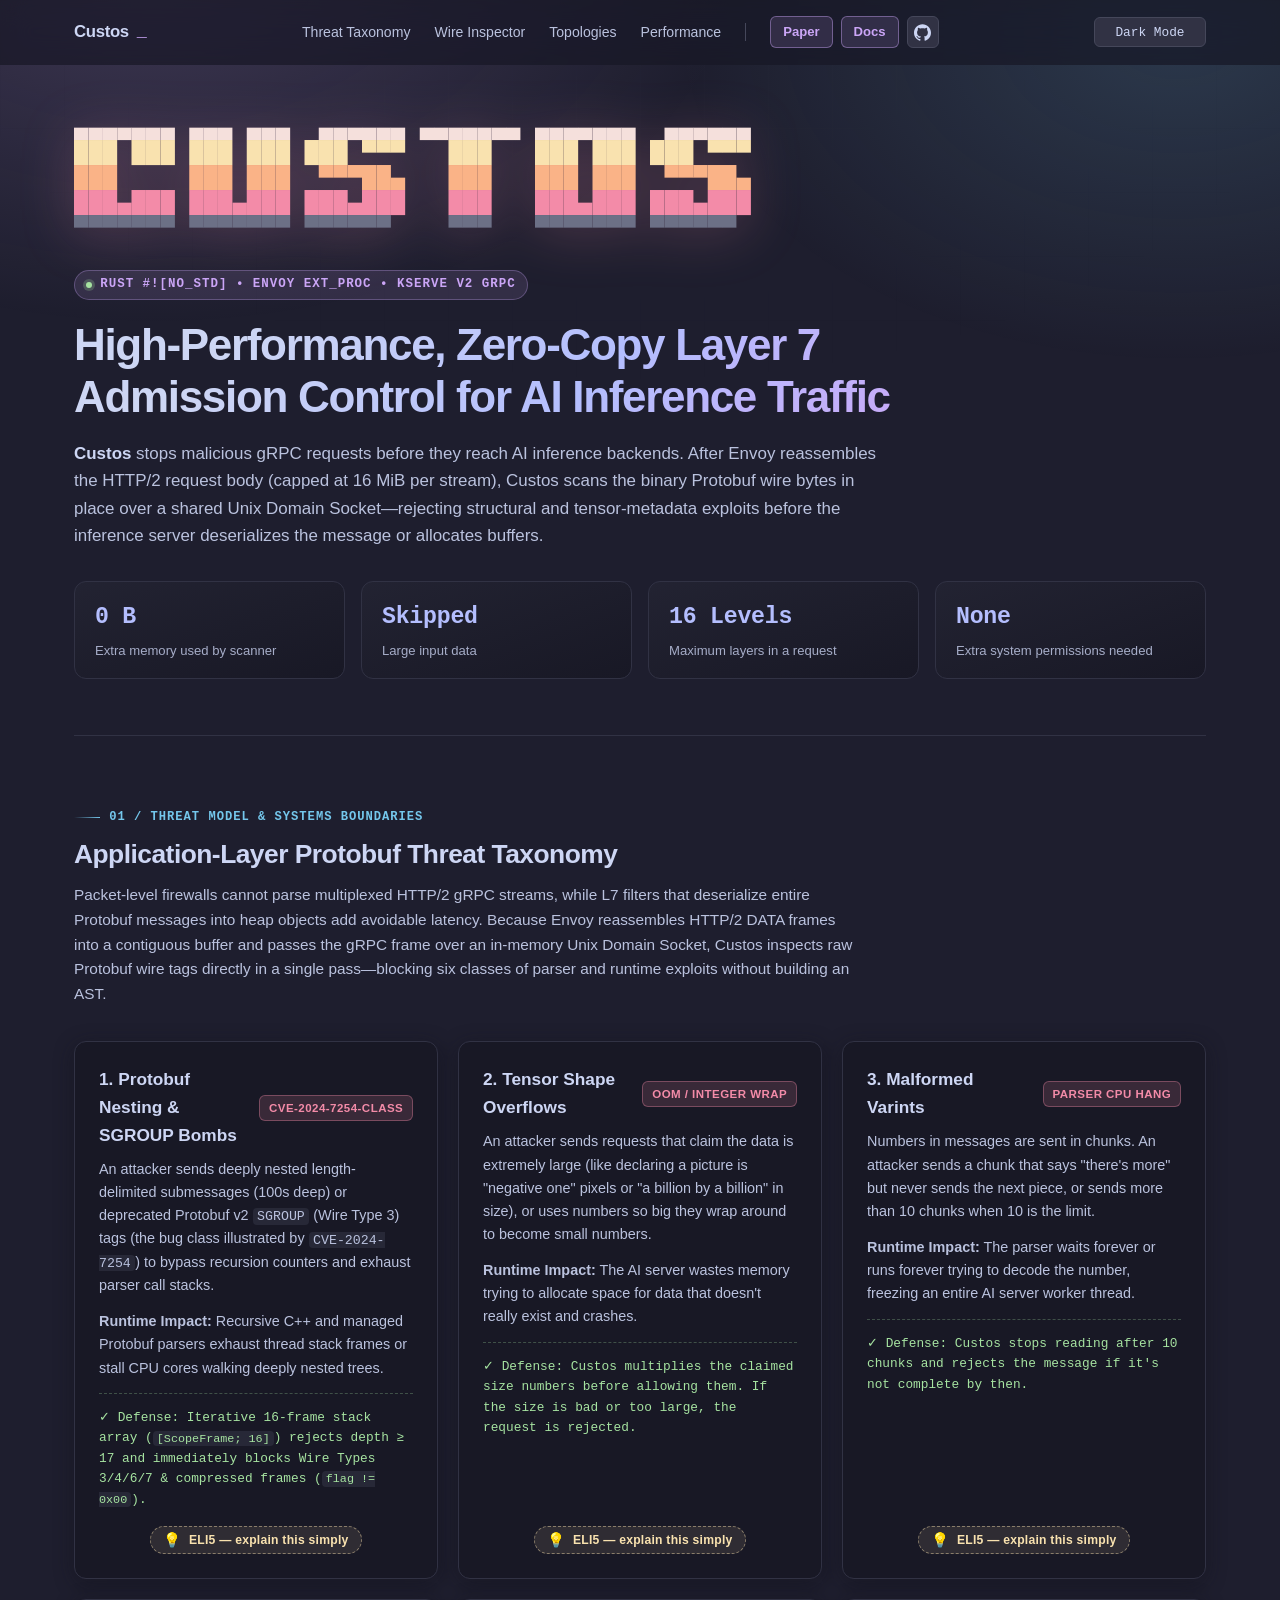
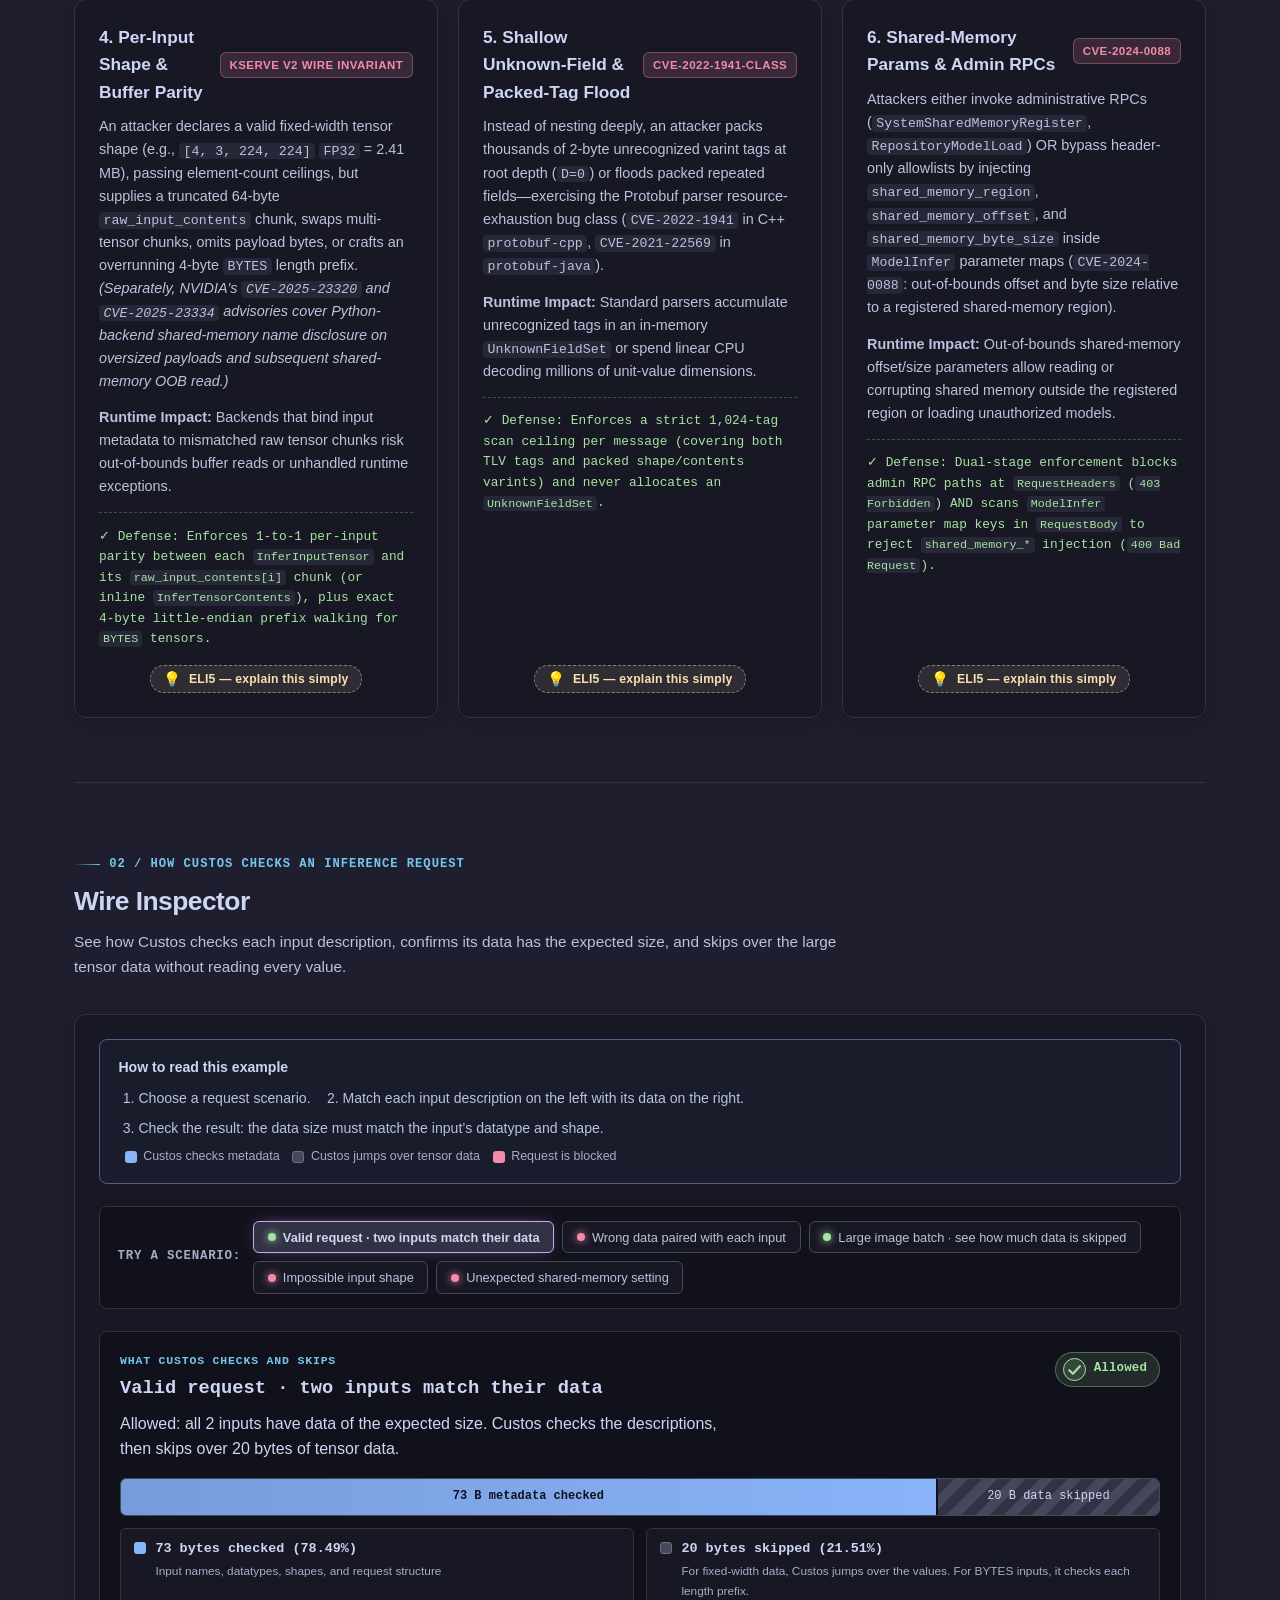
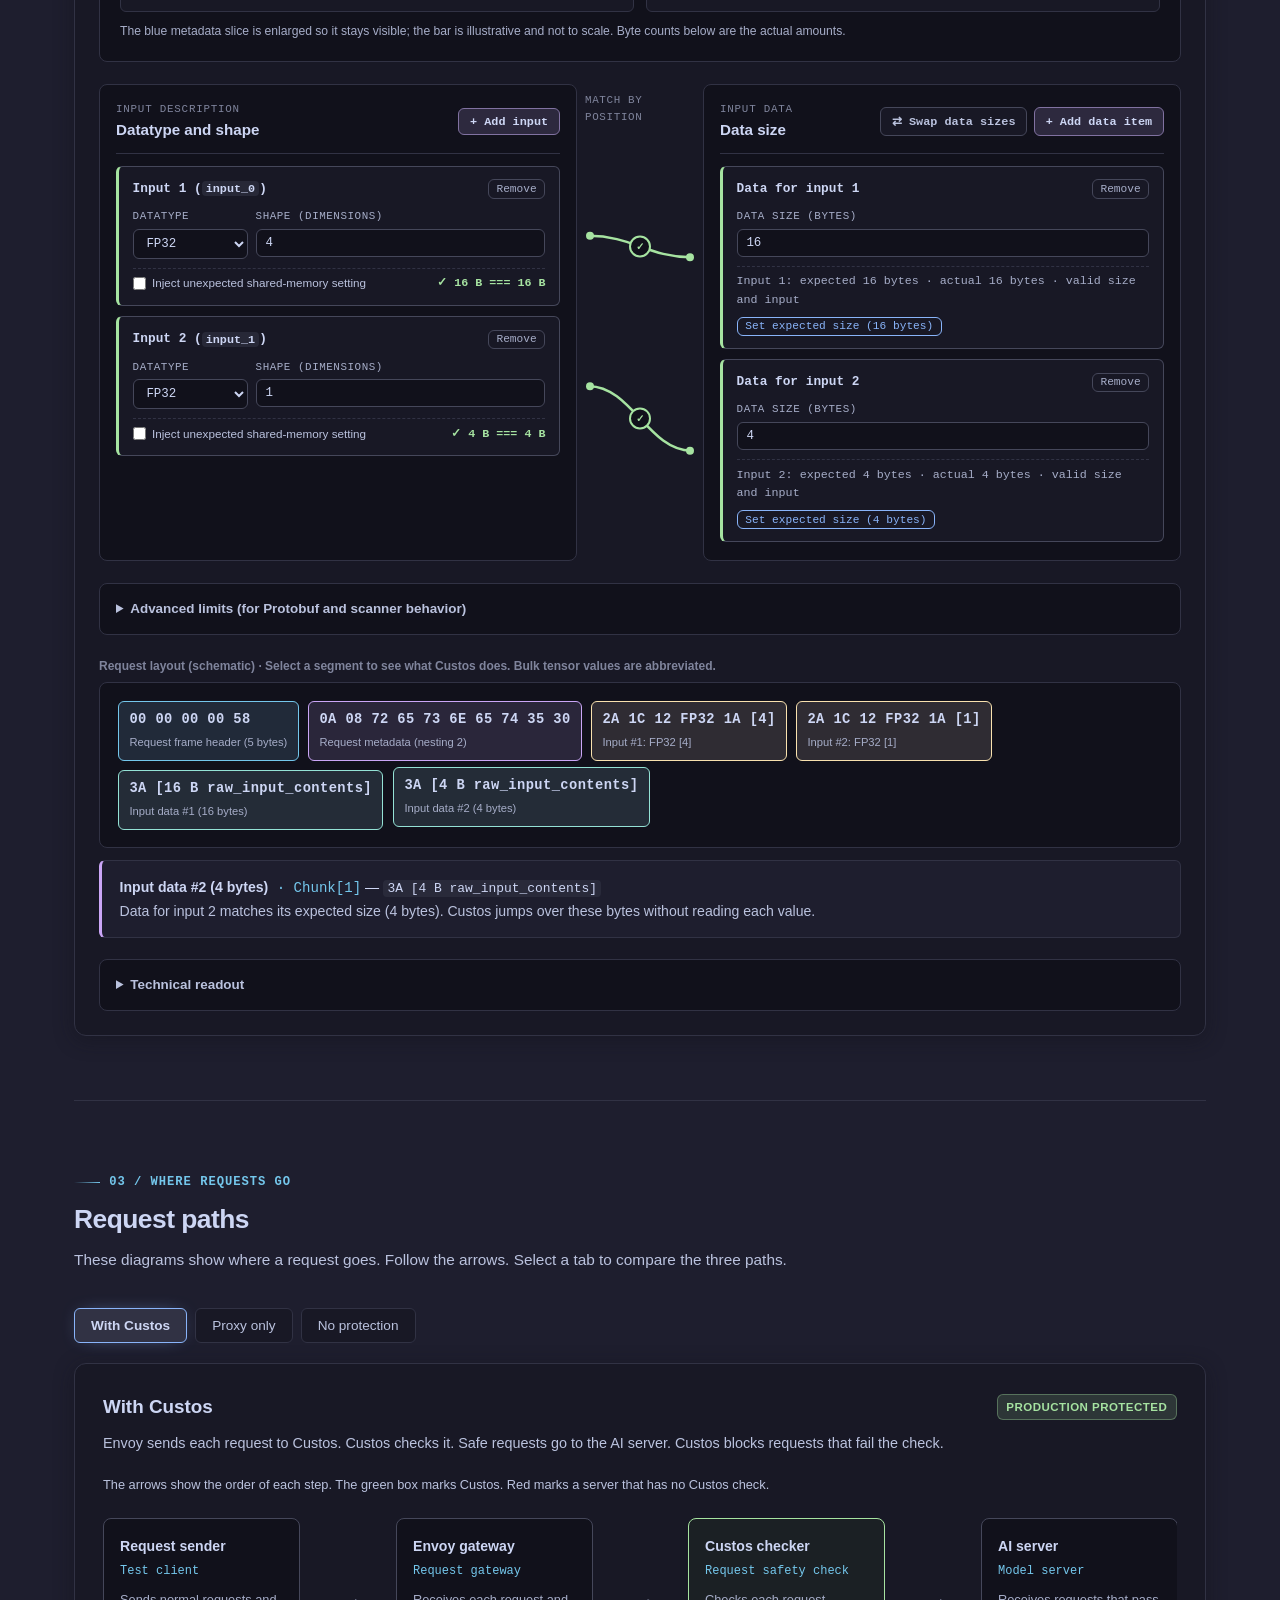
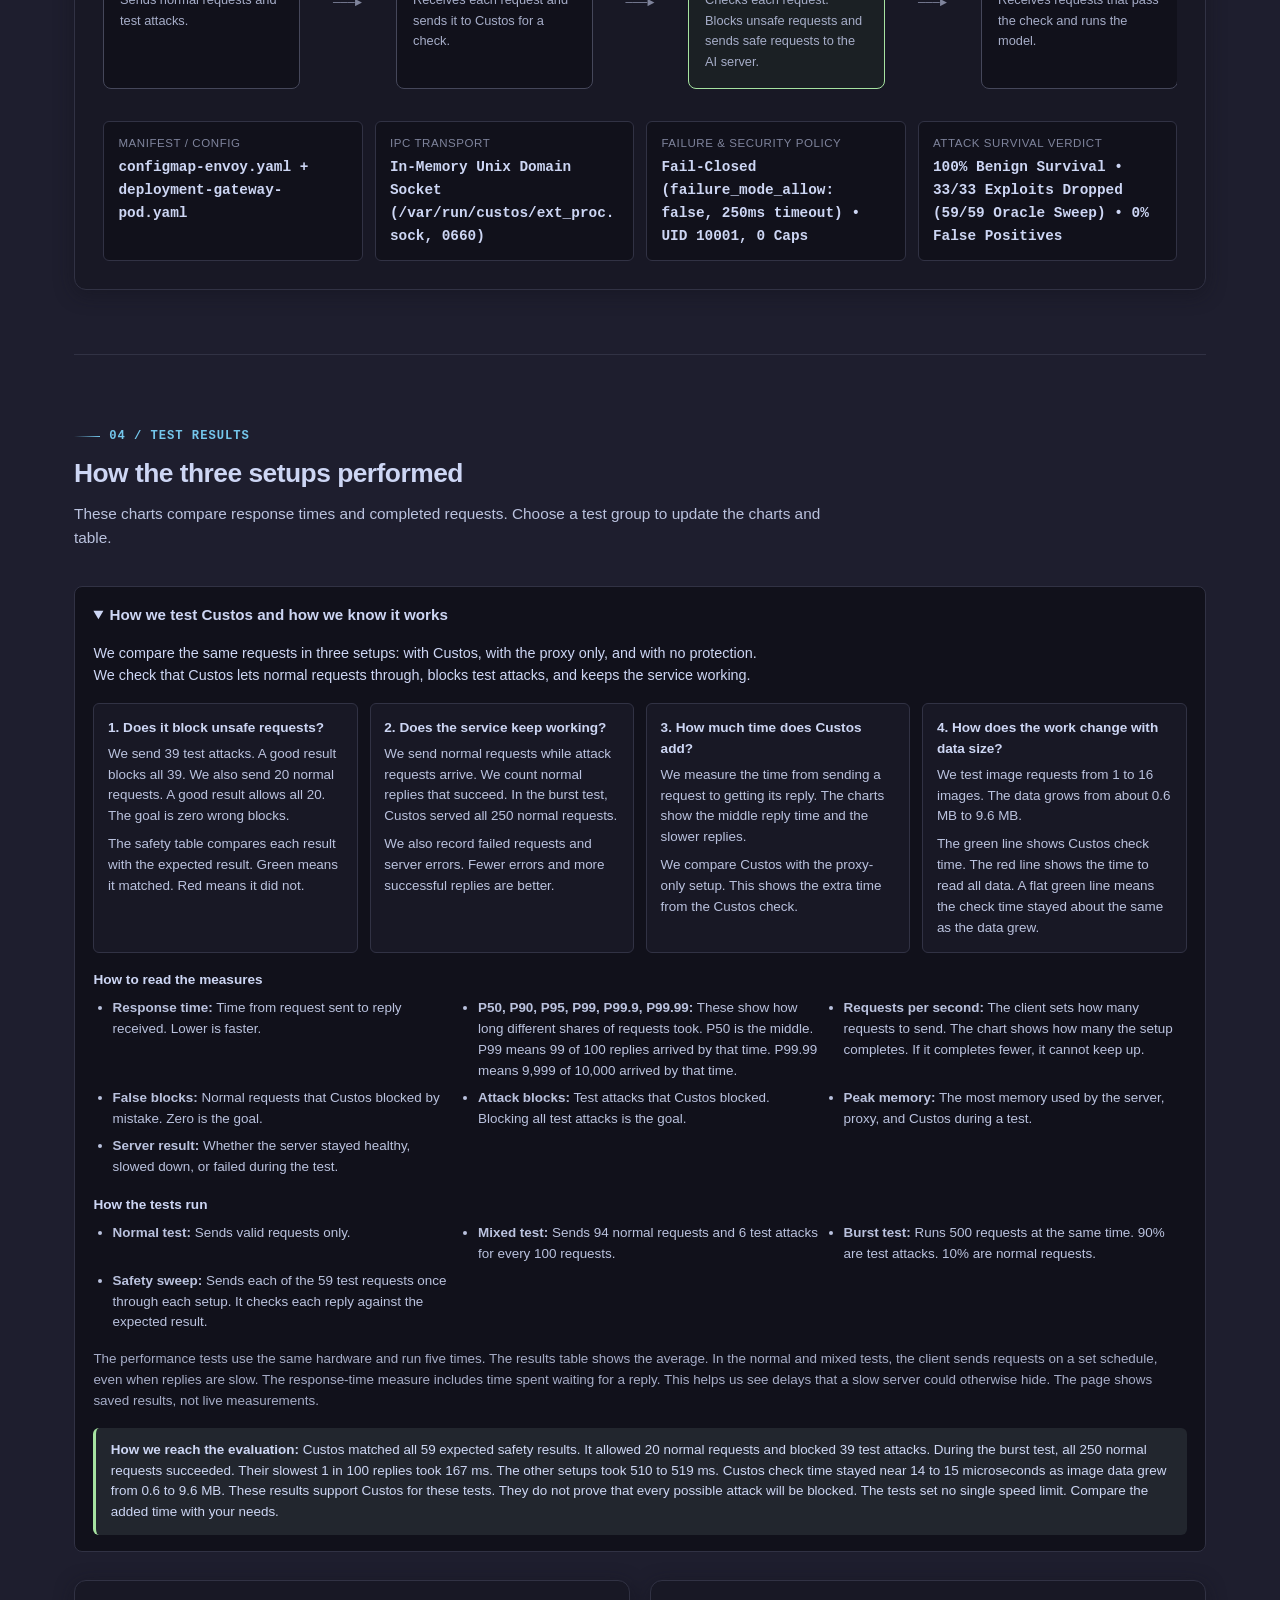
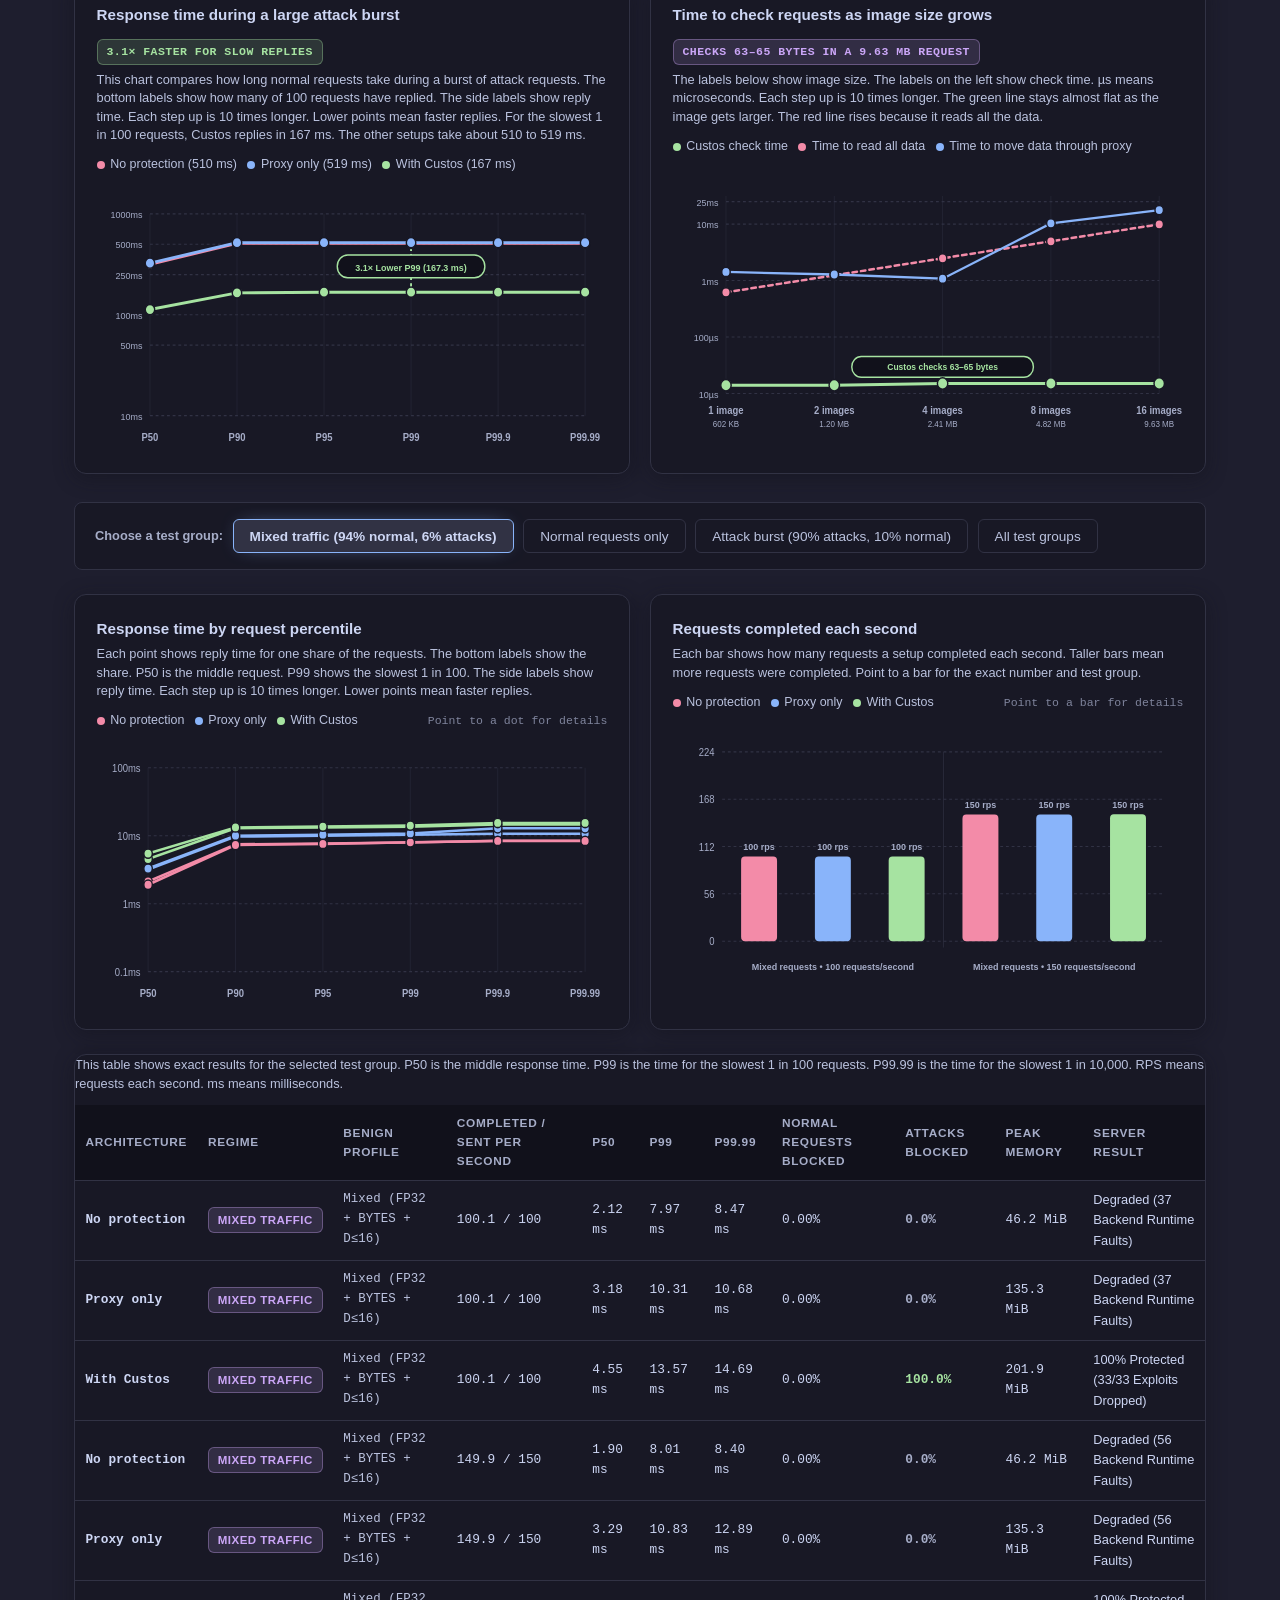
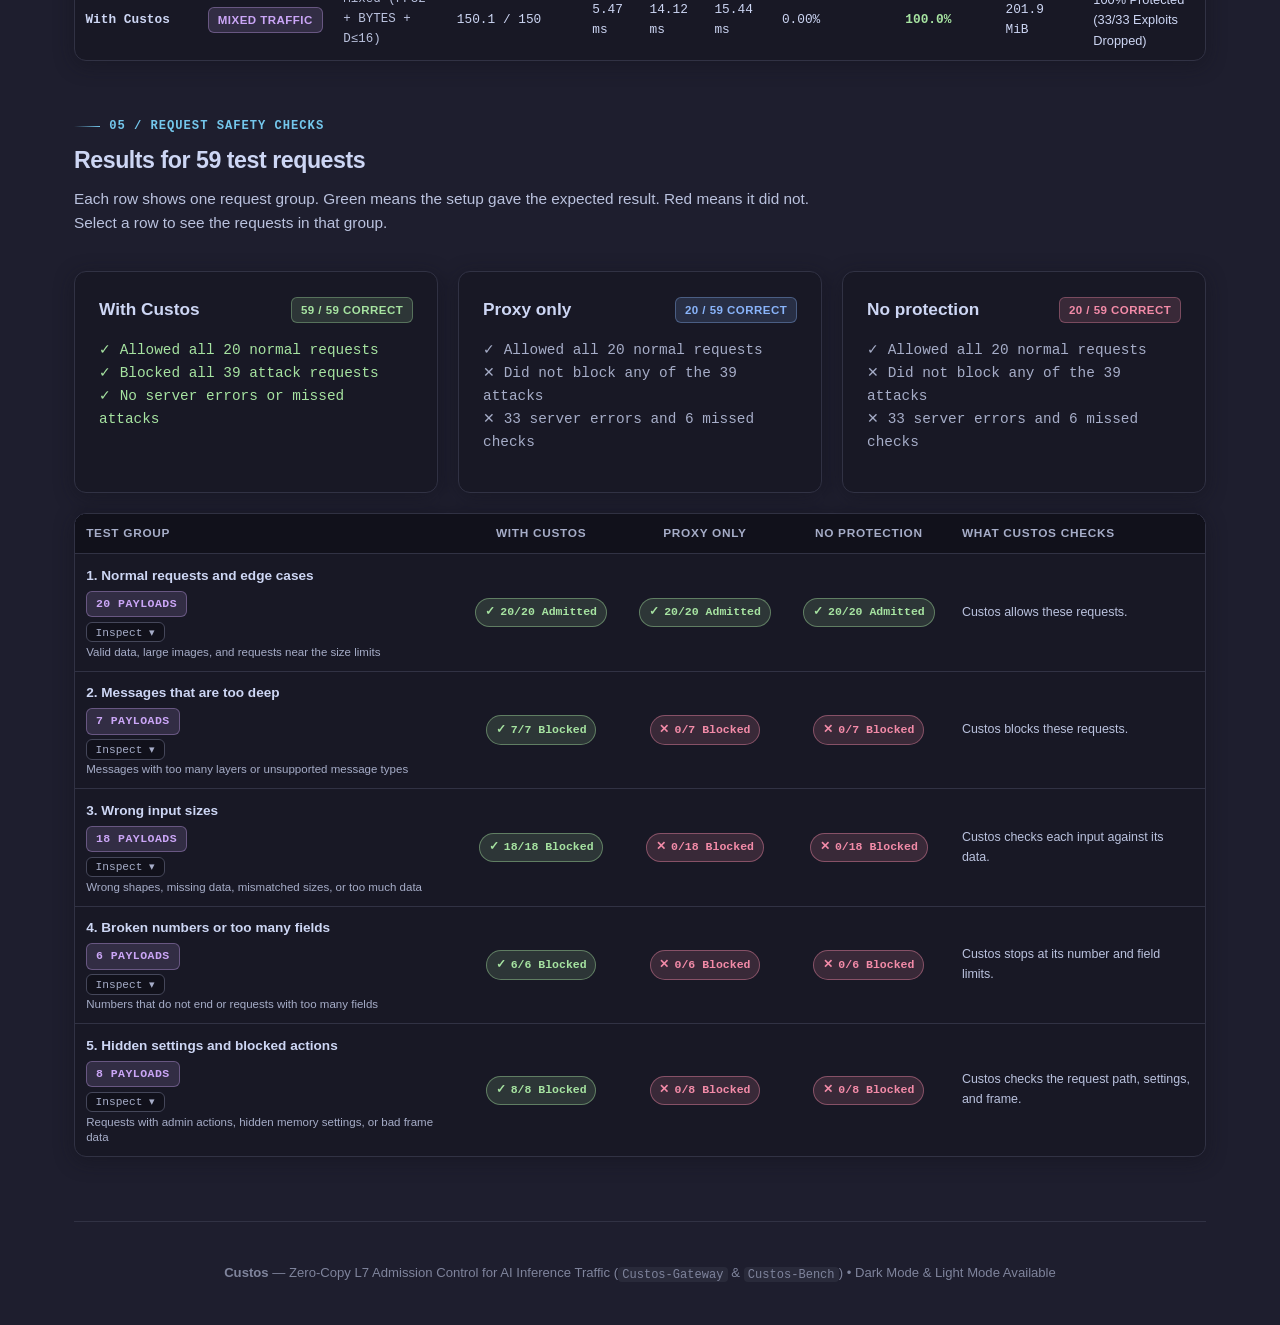
<file: index.html>
<!DOCTYPE html>
<html lang="en" data-theme="mocha">
<head>
  <meta charset="UTF-8" />
  <meta name="viewport" content="width=device-width, initial-scale=1.0" />
  <title>Custos — Zero-Copy L7 Admission Control for AI Inference Traffic</title>
  <meta name="description" content="Custos is a Rust #![no_std] wire scanner that enforces single-pass Protobuf TLV invariants with zero heap allocations, protecting GPU/CPU inference runtimes from adversarial KServe v2 payloads." />
  <meta name="color-scheme" content="dark light" />
  <meta property="og:title" content="Custos — Zero-Copy L7 Admission Control for AI Inference Traffic" />
  <meta property="og:description" content="Single-pass Protobuf TLV invariant enforcement with zero heap allocations, in front of Triton Inference Server." />
  <meta property="og:type" content="website" />
  <link rel="icon" href="data:image/svg+xml,%3Csvg xmlns='http://www.w3.org/2000/svg' viewBox='0 0 32 32'%3E%3Crect width='32' height='32' rx='7' fill='%2311111b'/%3E%3Ctext x='16' y='23' font-family='monospace' font-size='20' font-weight='700' fill='%23cba6f7' text-anchor='middle'%3EC%3C/text%3E%3C/svg%3E" />
  <link rel="stylesheet" href="styles.css" />
  <script>
    // Runs before first paint: restore the saved flavour and opt in to the
    // scroll-reveal hidden states only when motion is actually wanted.
    (function () {
      try {
        var saved = localStorage.getItem("custos-theme");
        if (saved === "latte" || saved === "mocha") {
          document.documentElement.setAttribute("data-theme", saved);
        }
      } catch (e) { /* storage blocked — keep the default flavour */ }

      var reduced = window.matchMedia("(prefers-reduced-motion: reduce)").matches;
      if (!reduced) document.documentElement.classList.add("motion-ready");

      // Safety net: if the motion layer never boots (blocked/failed script),
      // drop the hidden states so no content is left invisible.
      window.addEventListener("load", function () {
        setTimeout(function () {
          if (!document.documentElement.dataset.motionBooted) {
            document.documentElement.classList.remove("motion-ready");
          }
        }, 1000);
      });
    })();
  </script>
</head>
<body>
  <div class="scroll-progress" id="scroll-progress" aria-hidden="true"></div>

  <!-- Sticky Navigation -->
  <header class="site-header" id="site-header">
    <div class="container nav-bar">
      <a href="#top" class="brand">
        <span>Custos</span>
        <span class="brand-caret mono" aria-hidden="true">_</span>
      </a>
      <ul class="nav-links">
        <li><a href="#threat-taxonomy">Threat Taxonomy</a></li>
        <li><a href="#wire-inspector">Wire Inspector</a></li>
        <li><a href="#topologies">Topologies</a></li>
        <li><a href="#telemetry">Performance</a></li>
        <li class="nav-divider" aria-hidden="true"></li>
        <li class="nav-external-group">
          <a href="paper.html" class="nav-pill">Paper</a>
          <a href="docs.html" class="nav-pill">Docs</a>
          <a
            href="https://github.com/val-27/Custos-Gateway"
            class="github-link"
            target="_blank"
            rel="noopener noreferrer"
            aria-label="Custos-Gateway GitHub Repository"
            title="Custos-Gateway on GitHub"
          >
            <svg viewBox="0 0 24 24" width="17" height="17" fill="currentColor" aria-hidden="true" focusable="false">
              <path d="M12 .297c-6.63 0-12 5.373-12 12 0 5.303 3.438 9.8 8.205 11.385.6.113.82-.258.82-.577 0-.285-.01-1.04-.015-2.04-3.338.724-4.042-1.61-4.042-1.61C4.422 18.07 3.633 17.7 3.633 17.7c-1.087-.744.084-.729.084-.729 1.205.084 1.838 1.236 1.838 1.236 1.07 1.835 2.809 1.305 3.495.998.108-.776.417-1.305.76-1.605-2.665-.3-5.466-1.332-5.466-5.93 0-1.31.465-2.38 1.235-3.22-.135-.303-.54-1.523.105-3.176 0 0 1.005-.322 3.3 1.23.96-.267 1.98-.399 3-.405 1.02.006 2.04.138 3 .405 2.28-1.552 3.285-1.23 3.285-1.23.645 1.653.24 2.873.12 3.176.765.84 1.23 1.91 1.23 3.22 0 4.61-2.805 5.625-5.475 5.92.42.36.81 1.096.81 2.22 0 1.606-.015 2.896-.015 3.286 0 .315.21.69.825.57C20.565 22.092 24 17.592 24 12.297c0-6.627-5.373-12-12-12"/>
            </svg>
          </a>
        </li>
      </ul>
      <button id="theme-toggle" class="theme-btn" type="button" aria-label="Toggle Dark/Light Mode">
        <span id="theme-label" class="mono">Dark Mode</span>
      </button>
    </div>
  </header>

  <main id="top" class="container">
    <!-- Hero -->
    <section class="hero">
      <h2 class="sr-only">Custos</h2>
      <div class="ascii-wordmark" aria-hidden="true"><span class="row">▄▄▄▄▄▄▄ ▄▄▄ ▄▄▄  ▄▄▄▄▄▄ ▄▄▄▄▄▄▄ ▄▄▄▄▄▄▄  ▄▄▄▄▄▄</span><span class="row">███ ███ ███ ███ ███ ▀▀▀   ███   ███ ███ ███ ▀▀▀</span><span class="row">███     ███ ███  ▀▀▀██▄   ███   ███ ███  ▀▀▀██▄</span><span class="row">███▄███ ███▄███ ███▄███   ███   ███▄███ ███▄███</span><span class="row">▀▀▀▀▀▀▀ ▀▀▀▀▀▀▀ ▀▀▀▀▀▀    ▀▀▀   ▀▀▀▀▀▀▀ ▀▀▀▀▀▀ </span></div>

      <div class="eyebrow mono reveal">
        <span class="pulse-dot" aria-hidden="true"></span>
        Rust #![no_std] • Envoy ext_proc • KServe v2 gRPC
      </div>
      <h1 class="reveal">High-Performance, Zero-Copy Layer 7 Admission Control for AI Inference Traffic</h1>
      <p class="hero-lead reveal">
        <strong>Custos</strong> stops malicious gRPC requests before they reach AI inference backends. After Envoy reassembles the HTTP/2 request body (capped at 16 MiB per stream), Custos scans the binary Protobuf wire bytes in place over a shared Unix Domain Socket—rejecting structural and tensor-metadata exploits before the inference server deserializes the message or allocates buffers.
      </p>

      <div class="stat-strip">
        <div class="stat-card reveal">
          <div class="stat-value mono">0 B</div>
          <div class="stat-label">Extra memory used by scanner</div>
        </div>
        <div class="stat-card reveal">
          <div class="stat-value mono">Skipped</div>
          <div class="stat-label">Large input data</div>
        </div>
        <div class="stat-card reveal">
          <div class="stat-value mono">16 Levels</div>
          <div class="stat-label">Maximum layers in a request</div>
        </div>
        <div class="stat-card reveal">
          <div class="stat-value mono">None</div>
          <div class="stat-label">Extra system permissions needed</div>
        </div>
      </div>
    </section>

    <!-- Section 1: Threat Taxonomy & L4->L7 Pivot -->
    <section id="threat-taxonomy" class="section">
      <div class="section-header reveal">
        <span class="section-tag mono">01 / Threat Model &amp; Systems Boundaries</span>
        <h2 class="section-title">Application-Layer Protobuf Threat Taxonomy</h2>
        <p class="section-desc">
          Packet-level firewalls cannot parse multiplexed HTTP/2 gRPC streams, while L7 filters that deserialize entire Protobuf messages into heap objects add avoidable latency. Because Envoy reassembles HTTP/2 DATA frames into a contiguous buffer and passes the gRPC frame over an in-memory Unix Domain Socket, Custos inspects raw Protobuf wire tags directly in a single pass—blocking six classes of parser and runtime exploits without building an AST.
        </p>
      </div>

      <div class="grid-3">
        <article class="card reveal">
          <h3>
            <span>1. Protobuf Nesting &amp; SGROUP Bombs</span>
            <span class="badge badge-red">CVE-2024-7254-Class</span>
          </h3>
          <p>
            An attacker sends deeply nested length-delimited submessages (100s deep) or deprecated Protobuf v2 <code>SGROUP</code> (Wire Type 3) tags (the bug class illustrated by <code>CVE-2024-7254</code>) to bypass recursion counters and exhaust parser call stacks.
          </p>
          <p>
            <strong>Runtime Impact:</strong> Recursive C++ and managed Protobuf parsers exhaust thread stack frames or stall CPU cores walking deeply nested trees.
          </p>
          <p class="mono defense-note">
            ✓ Defense: Iterative 16-frame stack array (<code>[ScopeFrame; 16]</code>) rejects depth &ge; 17 and immediately blocks Wire Types 3/4/6/7 &amp; compressed frames (<code>flag != 0x00</code>).
          </p>

          <div class="eli5">
            <button class="eli5-trigger" type="button" aria-expanded="false" aria-controls="eli5-nesting">
              <span class="eli5-bulb" aria-hidden="true">💡</span>
              <span>ELI5 — explain this simply</span>
            </button>
            <div class="eli5-panel" id="eli5-nesting" role="note">
              <div class="eli5-title">In plain English</div>
              <p>
                Picture a parcel with a smaller parcel inside it, and a smaller one inside that — hundreds deep. Each time the server opens one, it has to jot down where it was so it can find its way back out. Open enough of them and it runs out of notepad and crashes.
              </p>
              <p>
                Custos doesn't open the parcels. It just <strong>counts</strong> them, and the moment it hits number 17 (or sees a disguised legacy box) it throws the whole thing in the bin.
              </p>
            </div>
          </div>
        </article>

        <article class="card reveal">
          <h3>
            <span>2. Tensor Shape Overflows</span>
            <span class="badge badge-red">OOM / Integer Wrap</span>
          </h3>
          <p>
            An attacker sends requests that claim the data is extremely large (like declaring a picture is "negative one" pixels or "a billion by a billion" in size), or uses numbers so big they wrap around to become small numbers.
          </p>
          <p>
            <strong>Runtime Impact:</strong> The AI server wastes memory trying to allocate space for data that doesn't really exist and crashes.
          </p>
          <p class="mono defense-note">
            ✓ Defense: Custos multiplies the claimed size numbers before allowing them. If the size is bad or too large, the request is rejected.
          </p>

          <div class="eli5">
            <button class="eli5-trigger" type="button" aria-expanded="false" aria-controls="eli5-shape">
              <span class="eli5-bulb" aria-hidden="true">💡</span>
              <span>ELI5 — explain this simply</span>
            </button>
            <div class="eli5-panel" id="eli5-shape" role="note">
              <div class="eli5-title">In plain English</div>
              <p>
                Before sending a picture, the request announces how big it is. A liar can claim it's <em>minus one</em> pixels wide, or a billion by a billion. The server believes the label, immediately tries to clear a shelf that enormous, and gets killed for hogging memory.
              </p>
              <p>
                Custos does the <strong>multiplication first</strong>. If the claimed size isn't a sensible number, the request never reaches the shelf.
              </p>
            </div>
          </div>
        </article>

        <article class="card reveal">
          <h3>
            <span>3. Malformed Varints</span>
            <span class="badge badge-red">Parser CPU Hang</span>
          </h3>
          <p>
            Numbers in messages are sent in chunks. An attacker sends a chunk that says "there's more" but never sends the next piece, or sends more than 10 chunks when 10 is the limit.
          </p>
          <p>
            <strong>Runtime Impact:</strong> The parser waits forever or runs forever trying to decode the number, freezing an entire AI server worker thread.
          </p>
          <p class="mono defense-note">
            ✓ Defense: Custos stops reading after 10 chunks and rejects the message if it's not complete by then.
          </p>

          <div class="eli5">
            <button class="eli5-trigger" type="button" aria-expanded="false" aria-controls="eli5-varint">
              <span class="eli5-bulb" aria-hidden="true">💡</span>
              <span>ELI5 — explain this simply</span>
            </button>
            <div class="eli5-panel" id="eli5-varint" role="note">
              <div class="eli5-title">In plain English</div>
              <p>
                Big numbers get sent in small pieces, and every piece ends with "…and there's more coming". A troublemaker sends pieces that <em>always</em> say that and never finish the sentence. A naive reader waits forever, pinning a CPU core at 100%.
              </p>
              <p>
                Custos knows a real number is <strong>never longer than 10 pieces</strong>, so it stops listening at the 11th and rejects the request.
              </p>
            </div>
          </div>
        </article>

        <article class="card reveal">
          <h3>
            <span>4. Per-Input Shape &amp; Buffer Parity</span>
            <span class="badge badge-red">KServe v2 Wire Invariant</span>
          </h3>
          <p>
            An attacker declares a valid fixed-width tensor shape (e.g., <code>[4, 3, 224, 224]</code> <code>FP32</code> = 2.41 MB), passing element-count ceilings, but supplies a truncated 64-byte <code>raw_input_contents</code> chunk, swaps multi-tensor chunks, omits payload bytes, or crafts an overrunning 4-byte <code>BYTES</code> length prefix. <em>(Separately, NVIDIA's <code>CVE-2025-23320</code> and <code>CVE-2025-23334</code> advisories cover Python-backend shared-memory name disclosure on oversized payloads and subsequent shared-memory OOB read.)</em>
          </p>
          <p>
            <strong>Runtime Impact:</strong> Backends that bind input metadata to mismatched raw tensor chunks risk out-of-bounds buffer reads or unhandled runtime exceptions.
          </p>
          <p class="mono defense-note">
            ✓ Defense: Enforces 1-to-1 per-input parity between each <code>InferInputTensor</code> and its <code>raw_input_contents[i]</code> chunk (or inline <code>InferTensorContents</code>), plus exact 4-byte little-endian prefix walking for <code>BYTES</code> tensors.
          </p>

          <div class="eli5">
            <button class="eli5-trigger" type="button" aria-expanded="false" aria-controls="eli5-parity">
              <span class="eli5-bulb" aria-hidden="true">💡</span>
              <span>ELI5 — explain this simply</span>
            </button>
            <div class="eli5-panel" id="eli5-parity" role="note">
              <div class="eli5-title">In plain English</div>
              <p>
                Imagine ordering a 24-pack of soda (a perfectly reasonable size), but the delivery box only has <em>one</em> can inside. If the warehouse robot blindly grabs 24 cans' worth of space off the conveyor belt, it ends up grabbing 23 cans belonging to the customer behind you.
              </p>
              <p>
                Custos checks that the <strong>weight of every individual box matches its label</strong> before letting it inside—and walks the 4-byte length headers inside variable-length text boxes (<code>BYTES</code> tensors) without false alarms.
              </p>
            </div>
          </div>
        </article>

        <article class="card reveal">
          <h3>
            <span>5. Shallow Unknown-Field &amp; Packed-Tag Flood</span>
            <span class="badge badge-red">CVE-2022-1941-Class</span>
          </h3>
          <p>
            Instead of nesting deeply, an attacker packs thousands of 2-byte unrecognized varint tags at root depth (<code>D=0</code>) or floods packed repeated fields—exercising the Protobuf parser resource-exhaustion bug class (<code>CVE-2022-1941</code> in C++ <code>protobuf-cpp</code>, <code>CVE-2021-22569</code> in <code>protobuf-java</code>).
          </p>
          <p>
            <strong>Runtime Impact:</strong> Standard parsers accumulate unrecognized tags in an in-memory <code>UnknownFieldSet</code> or spend linear CPU decoding millions of unit-value dimensions.
          </p>
          <p class="mono defense-note">
            ✓ Defense: Enforces a strict 1,024-tag scan ceiling per message (covering both TLV tags and packed shape/contents varints) and never allocates an <code>UnknownFieldSet</code>.
          </p>

          <div class="eli5">
            <button class="eli5-trigger" type="button" aria-expanded="false" aria-controls="eli5-ast">
              <span class="eli5-bulb" aria-hidden="true">💡</span>
              <span>ELI5 — explain this simply</span>
            </button>
            <div class="eli5-panel" id="eli5-ast" role="note">
              <div class="eli5-title">In plain English</div>
              <p>
                Instead of nesting boxes inside boxes, the attacker hands the clerk a single flat sheet covered in thousands of tiny nonsense sticky notes. A dutiful clerk files a separate manila folder for every sticky note they don't recognize, quickly filling the entire filing room.
              </p>
              <p>
                Custos never creates folders for unknown notes, and if a form has <strong>more than 1,024 tags or dimensions total</strong>, it rejects it on the spot.
              </p>
            </div>
          </div>
        </article>

        <article class="card reveal">
          <h3>
            <span>6. Shared-Memory Params &amp; Admin RPCs</span>
            <span class="badge badge-red">CVE-2024-0088</span>
          </h3>
          <p>
            Attackers either invoke administrative RPCs (<code>SystemSharedMemoryRegister</code>, <code>RepositoryModelLoad</code>) OR bypass header-only allowlists by injecting <code>shared_memory_region</code>, <code>shared_memory_offset</code>, and <code>shared_memory_byte_size</code> inside <code>ModelInfer</code> parameter maps (<code>CVE-2024-0088</code>: out-of-bounds offset and byte size relative to a registered shared-memory region).
          </p>
          <p>
            <strong>Runtime Impact:</strong> Out-of-bounds shared-memory offset/size parameters allow reading or corrupting shared memory outside the registered region or loading unauthorized models.
          </p>
          <p class="mono defense-note">
            ✓ Defense: Dual-stage enforcement blocks admin RPC paths at <code>RequestHeaders</code> (<code>403 Forbidden</code>) AND scans <code>ModelInfer</code> parameter map keys in <code>RequestBody</code> to reject <code>shared_memory_*</code> injection (<code>400 Bad Request</code>).
          </p>

          <div class="eli5">
            <button class="eli5-trigger" type="button" aria-expanded="false" aria-controls="eli5-rpc">
              <span class="eli5-bulb" aria-hidden="true">💡</span>
              <span>ELI5 — explain this simply</span>
            </button>
            <div class="eli5-panel" id="eli5-rpc" role="note">
              <div class="eli5-title">In plain English</div>
              <p>
                By default, Triton puts the customer service window (<code>ModelInfer</code>) and the staff-only control room door (<code>RepositoryModelLoad</code>, <code>SystemSharedMemoryRegister</code>) in the same hallway—and even lets normal forms sneak in staff-only memory pointers (<code>shared_memory_offset</code>).
              </p>
              <p>
                Custos locks the staff-only doors at the header stage (<code>403 Forbidden</code>) <strong>and</strong> checks inside every normal inference form to block hidden <code>shared_memory_*</code> parameters before they reach Triton.
              </p>
            </div>
          </div>
        </article>
      </div>
    </section>

    <!-- Section 2: Interactive Byte-Level Wire Inspector -->
    <section id="wire-inspector" class="section">
      <div class="section-header reveal">
        <span class="section-tag mono">02 / How Custos checks an inference request</span>
        <h2 class="section-title">Wire Inspector</h2>
        <p class="section-desc">
          See how Custos checks each input description, confirms its data has the expected size, and skips over the large tensor data without reading every value.
        </p>
      </div>

      <div class="builder-shell reveal">
        <div class="inspector-howto">
          <strong>How to read this example</strong>
          <ol>
            <li>Choose a request scenario.</li>
            <li>Match each input description on the left with its data on the right.</li>
            <li>Check the result: the data size must match the input’s datatype and shape.</li>
          </ol>
          <p><span class="inspector-key is-check"></span>Custos checks metadata <span class="inspector-key is-skip"></span>Custos jumps over tensor data <span class="inspector-key is-block"></span>Request is blocked</p>
        </div>

        <!-- 1. Quick Preset Bar -->
        <div class="preset-bar">
          <span class="preset-bar-label mono">Try a scenario:</span>
          <div id="builder-preset-btns" class="preset-btn-group">
            <button class="preset-chip active" data-preset="valid-multichunk" type="button">
              <span class="chip-dot is-allow"></span>
              <span>Valid request · two inputs match their data</span>
            </button>
            <button class="preset-chip" data-preset="chunk-swap" type="button">
              <span class="chip-dot is-reject"></span>
              <span>Wrong data paired with each input</span>
            </button>
            <button class="preset-chip" data-preset="resnet-batch" type="button">
              <span class="chip-dot is-allow"></span>
              <span>Large image batch · see how much data is skipped</span>
            </button>
            <button class="preset-chip" data-preset="shape-wrap" type="button">
              <span class="chip-dot is-reject"></span>
              <span>Impossible input shape</span>
            </button>
            <button class="preset-chip" data-preset="cve-2024-0088" type="button">
              <span class="chip-dot is-reject"></span>
              <span>Unexpected shared-memory setting</span>
            </button>
          </div>
        </div>

        <!-- Optional Batch Quick-Selector when testing ResNet-50 Batch Scaling -->
        <div id="batch-scale-bar" class="batch-scale-bar">
          <span class="mono batch-scale-label">ResNet-50 Batch Size (<code>[B, 3, 224, 224]</code> FP32):</span>
          <div class="batch-btn-group">
            <button class="batch-btn" data-batch="1" type="button">B=1 (602 KB)</button>
            <button class="batch-btn" data-batch="2" type="button">B=2 (1.20 MB)</button>
            <button class="batch-btn" data-batch="4" type="button">B=4 (2.41 MB)</button>
            <button class="batch-btn" data-batch="8" type="button">B=8 (4.82 MB)</button>
            <button class="batch-btn active" data-batch="16" type="button">B=16 (9.63 MB)</button>
          </div>
        </div>

        <!-- 4 (Top). Live Byte-Stream Anatomy Bar -->
        <div class="anatomy-card">
          <div class="anatomy-header">
            <div>
          <span class="anatomy-eyebrow mono">What Custos checks and skips</span>
              <h3 id="ins-title" class="mono">Valid request · two inputs match their data</h3>
              <p id="ins-summary" class="ins-summary" role="status" aria-live="polite"></p>
            </div>
            <span id="ins-badge" class="verdict-pill is-allow">ALLOW</span>
          </div>

          <div class="anatomy-bar-wrap">
            <div class="anatomy-bar" id="anatomy-bar">
              <div id="anatomy-seg-scanned" class="anatomy-seg is-scanned" style="width: 18%;">
                <span class="anatomy-seg-label mono" id="anatomy-scanned-short">Metadata checked</span>
              </div>
              <div id="anatomy-seg-skipped" class="anatomy-seg is-skipped" style="width: 82%;">
                <span class="anatomy-seg-label mono" id="anatomy-skipped-short">Tensor data skipped</span>
              </div>
            </div>
            <div class="anatomy-legend">
              <div class="anatomy-legend-item">
                <span class="anatomy-swatch is-scanned"></span>
                <div>
                <strong class="mono" id="anatomy-scanned-text">Metadata checked</strong>
                  <span>Input names, datatypes, shapes, and request structure</span>
                </div>
              </div>
              <div class="anatomy-legend-item">
                <span class="anatomy-swatch is-skipped"></span>
                <div>
                <strong class="mono" id="anatomy-skipped-text">Tensor data skipped</strong>
                  <span>For fixed-width data, Custos jumps over the values. For BYTES inputs, it checks each length prefix.</span>
                </div>
              </div>
            </div>
          </div>
          <p class="anatomy-scale-note">The blue metadata slice is enlarged so it stays visible; the bar is illustrative and not to scale. Byte counts below are the actual amounts.</p>
        </div>

        <!-- 2. Two-Column Interactive Builder with Center SVG Parity Connectors -->
        <div class="builder-workspace" id="builder-workspace">
          <!-- Left Column: Field 5 InferInputTensor List -->
          <div class="builder-col">
            <div class="builder-col-head">
              <div>
                <span class="builder-col-tag mono">Input description</span>
                <h4>Datatype and shape</h4>
              </div>
              <button id="add-tensor-btn" class="builder-action-btn mono" type="button">+ Add input</button>
            </div>
            <div id="builder-tensors-list" class="builder-card-list"></div>
          </div>

          <!-- Center Column: Dynamic SVG Parity Connectors -->
          <div class="parity-connector-col" aria-hidden="true">
            <div class="parity-col-label mono">Match by position</div>
            <svg id="parity-connector-svg" class="parity-connector-svg"></svg>
          </div>

          <!-- Right Column: Field 7 raw_input_contents Chunks -->
          <div class="builder-col">
            <div class="builder-col-head">
              <div>
                <span class="builder-col-tag mono">Input data</span>
                <h4>Data size</h4>
              </div>
              <div class="builder-btn-row">
                <button id="swap-chunks-btn" class="builder-action-btn is-secondary mono" type="button" title="Swap the data sizes between inputs">⇄ Swap data sizes</button>
                <button id="add-chunk-btn" class="builder-action-btn mono" type="button">+ Add data item</button>
              </div>
            </div>
            <div id="builder-chunks-list" class="builder-card-list"></div>
          </div>
        </div>

        <!-- 3. Structural Stress Controls -->
        <details class="technical-details">
          <summary>Advanced limits (for Protobuf and scanner behavior)</summary>
          <div class="stress-controls-bar">
          <div class="stress-control-item">
            <div class="stress-control-head">
              <label for="slider-depth" class="mono">3A. Submessage Nesting Depth (<code>MAX_DEPTH = 16</code>)</label>
              <span id="slider-depth-val" class="mono stress-val">2 / 16</span>
            </div>
            <input id="slider-depth" type="range" min="1" max="20" value="2" class="stress-slider" />
            <div class="stress-ticks mono">
              <span>D=1</span>
              <span>D=16 (Boundary Allow)</span>
              <span class="is-danger">D=17..20 (NestingLimitExceeded)</span>
            </div>
          </div>

          <div class="stress-control-item">
            <div class="stress-control-head">
              <label for="slider-tags" class="mono">3B. Scanned TLV &amp; Packed Tags (<code>MAX_TAGS = 1,024</code>)</label>
              <span id="slider-tags-val" class="mono stress-val">14 / 1,024</span>
            </div>
            <input id="slider-tags" type="range" min="1" max="1500" value="14" class="stress-slider" />
            <div class="stress-ticks mono">
              <span>1 tag</span>
              <span>1,024 (Ceiling)</span>
              <span class="is-danger">1,025..1,500 (TagLimitExceeded)</span>
            </div>
          </div>
          </div>
        </details>

        <!-- On-Wire TLV Byte Stream & Segment Inspector -->
        <div class="wire-stream-block">
          <div class="stream-label">
            Request layout (schematic) · Select a segment to see what Custos does. Bulk tensor values are abbreviated.
          </div>
          <div id="hex-stream" class="hex-stream"></div>
          <div id="segment-detail" class="segment-detail-box" style="margin-top: 0.75rem;"></div>
        </div>

        <!-- 4 (Bottom). 6-Cell Scanner Verdict Strip -->
        <details class="technical-details">
          <summary>Technical readout</summary>
          <div class="scanner-verdict-grid">
          <div class="verdict-cell">
            <span class="k">Scanner Verdict</span>
            <span id="v-error" class="v mono">ALLOW (Continue)</span>
          </div>
          <div class="verdict-cell">
            <span class="k">Envoy / gRPC Status</span>
            <span id="v-http" class="v mono">200 OK / gRPC OK (0)</span>
          </div>
          <div class="verdict-cell">
            <span class="k">Total vs. Max Tensor Elements</span>
            <span id="v-elements" class="v mono">5 / 16,777,216</span>
          </div>
          <div class="verdict-cell">
            <span class="k">1-to-1 Chunk Parity Status</span>
            <span id="v-parity" class="v mono">2 / 2 Chunks Aligned</span>
          </div>
          <div class="verdict-cell">
            <span class="k">Tags Scanned</span>
            <span id="v-tags" class="v mono">14 / 1,024</span>
          </div>
          <div class="verdict-cell">
            <span class="k">Core Heap Allocations</span>
            <span id="v-allocs" class="v mono" style="color: var(--ctp-green);">0 Bytes (#![no_std])</span>
          </div>
          </div>
        </details>
      </div>
    </section>

    <!-- Section 3: Topology Setup Guide -->
    <section id="topologies" class="section">
      <div class="section-header reveal">
        <span class="section-tag mono">03 / Where requests go</span>
        <h2 class="section-title">Request paths</h2>
        <p class="section-desc">
          These diagrams show where a request goes. Follow the arrows. Select a tab to compare the three paths.
        </p>
      </div>

      <div class="tabs-header reveal">
        <button class="tab-btn active" data-topo="prod" type="button">With Custos</button>
        <button class="tab-btn" data-topo="baseline" type="button">Proxy only</button>
        <button class="tab-btn" data-topo="control" type="button">No protection</button>
      </div>

      <div class="topology-stage reveal">
        <div class="topology-head">
          <h3 id="topo-title">Custos Production — Gateway + Native Sidecar</h3>
          <span id="topo-badge" class="badge badge-green">Production Protected</span>
        </div>
        <p id="topo-summary" class="topo-summary"></p>
        <p class="graphic-note">The arrows show the order of each step. The green box marks Custos. Red marks a server that has no Custos check.</p>

        <div id="topo-flow" class="flow-diagram"></div>

        <div id="topo-specs" class="scanner-verdict-grid"></div>
      </div>
    </section>

    <!-- Section 4: Benchmark Telemetry Dashboard -->
    <section id="telemetry" class="section">
      <div class="section-header reveal">
        <span class="section-tag mono">04 / Test results</span>
        <h2 class="section-title">How the three setups performed</h2>
        <p class="section-desc">
          These charts compare response times and completed requests. Choose a test group to update the charts and table.
        </p>
      </div>

      <details class="evaluation-guide" open>
        <summary>How we test Custos and how we know it works</summary>
        <div class="evaluation-guide-content">
          <p class="evaluation-guide-intro">We compare the same requests in three setups: with Custos, with the proxy only, and with no protection. We check that Custos lets normal requests through, blocks test attacks, and keeps the service working.</p>

          <div class="evaluation-guide-grid">
            <section>
              <h3>1. Does it block unsafe requests?</h3>
              <p>We send 39 test attacks. A good result blocks all 39. We also send 20 normal requests. A good result allows all 20. The goal is zero wrong blocks.</p>
              <p>The safety table compares each result with the expected result. Green means it matched. Red means it did not.</p>
            </section>
            <section>
              <h3>2. Does the service keep working?</h3>
              <p>We send normal requests while attack requests arrive. We count normal replies that succeed. In the burst test, Custos served all 250 normal requests.</p>
              <p>We also record failed requests and server errors. Fewer errors and more successful replies are better.</p>
            </section>
            <section>
              <h3>3. How much time does Custos add?</h3>
              <p>We measure the time from sending a request to getting its reply. The charts show the middle reply time and the slower replies.</p>
              <p>We compare Custos with the proxy-only setup. This shows the extra time from the Custos check.</p>
            </section>
            <section>
              <h3>4. How does the work change with data size?</h3>
              <p>We test image requests from 1 to 16 images. The data grows from about 0.6 MB to 9.6 MB.</p>
              <p>The green line shows Custos check time. The red line shows the time to read all data. A flat green line means the check time stayed about the same as the data grew.</p>
            </section>
          </div>

          <div class="evaluation-method">
            <h3>How to read the measures</h3>
            <ul>
              <li><strong>Response time:</strong> Time from request sent to reply received. Lower is faster.</li>
              <li><strong>P50, P90, P95, P99, P99.9, P99.99:</strong> These show how long different shares of requests took. P50 is the middle. P99 means 99 of 100 replies arrived by that time. P99.99 means 9,999 of 10,000 arrived by that time.</li>
              <li><strong>Requests per second:</strong> The client sets how many requests to send. The chart shows how many the setup completes. If it completes fewer, it cannot keep up.</li>
              <li><strong>False blocks:</strong> Normal requests that Custos blocked by mistake. Zero is the goal.</li>
              <li><strong>Attack blocks:</strong> Test attacks that Custos blocked. Blocking all test attacks is the goal.</li>
              <li><strong>Peak memory:</strong> The most memory used by the server, proxy, and Custos during a test.</li>
              <li><strong>Server result:</strong> Whether the server stayed healthy, slowed down, or failed during the test.</li>
            </ul>
          </div>

          <div class="evaluation-method">
            <h3>How the tests run</h3>
            <ul>
              <li><strong>Normal test:</strong> Sends valid requests only.</li>
              <li><strong>Mixed test:</strong> Sends 94 normal requests and 6 test attacks for every 100 requests.</li>
              <li><strong>Burst test:</strong> Runs 500 requests at the same time. 90% are test attacks. 10% are normal requests.</li>
              <li><strong>Safety sweep:</strong> Sends each of the 59 test requests once through each setup. It checks each reply against the expected result.</li>
            </ul>
          </div>

          <p class="evaluation-method-note">The performance tests use the same hardware and run five times. The results table shows the average. In the normal and mixed tests, the client sends requests on a set schedule, even when replies are slow. The response-time measure includes time spent waiting for a reply. This helps us see delays that a slow server could otherwise hide. The page shows saved results, not live measurements.</p>
          <p class="evaluation-limit"><strong>How we reach the evaluation:</strong> Custos matched all 59 expected safety results. It allowed 20 normal requests and blocked 39 test attacks. During the burst test, all 250 normal requests succeeded. Their slowest 1 in 100 replies took 167 ms. The other setups took 510 to 519 ms. Custos check time stayed near 14 to 15 microseconds as image data grew from 0.6 to 9.6 MB. These results support Custos for these tests. They do not prove that every possible attack will be blocked. The tests set no single speed limit. Compare the added time with your needs.</p>
        </div>
      </details>

      <!-- Signature Survivability & O(1) Scaling Spotlight Row -->
      <div class="grid-2" style="margin-bottom: 1.75rem;">
        <div class="chart-box reveal">
          <div class="chart-title-row">
            <h4>Response time during a large attack burst</h4>
            <span class="badge badge-green mono">3.1× faster for slow replies</span>
          </div>
          <p class="chart-lead">
            This chart compares how long normal requests take during a burst of attack requests. The bottom labels show how many of 100 requests have replied. The side labels show reply time. Each step up is 10 times longer. Lower points mean faster replies. For the slowest 1 in 100 requests, Custos replies in 167 ms. The other setups take about 510 to 519 ms.
          </p>
          <div class="chart-sub">
            <span class="chart-legend-item"><span class="legend-dot is-control"></span>No protection (510 ms)</span>
            <span class="chart-legend-item"><span class="legend-dot is-baseline"></span>Proxy only (519 ms)</span>
            <span class="chart-legend-item"><span class="legend-dot is-custos"></span>With Custos (167 ms)</span>
          </div>
          <svg id="burst-cdf-svg" class="svg-chart" viewBox="0 0 540 250" preserveAspectRatio="none"></svg>
        </div>

        <div class="chart-box reveal">
          <div class="chart-title-row">
            <h4>Time to check requests as image size grows</h4>
            <span class="badge badge-mauve mono">Checks 63–65 bytes in a 9.63 MB request</span>
          </div>
          <p class="chart-lead">
            The labels below show image size. The labels on the left show check time. µs means microseconds. Each step up is 10 times longer. The green line stays almost flat as the image gets larger. The red line rises because it reads all the data.
          </p>
          <div class="chart-sub">
            <span class="chart-legend-item"><span class="legend-dot is-custos"></span>Custos check time</span>
            <span class="chart-legend-item"><span class="legend-dot is-control"></span>Time to read all data</span>
            <span class="chart-legend-item"><span class="legend-dot is-baseline"></span>Time to move data through proxy</span>
          </div>
          <svg id="batch-scaling-svg" class="svg-chart" viewBox="0 0 540 250" preserveAspectRatio="none"></svg>
        </div>
      </div>

      <div class="dashboard-controls reveal">
         <div class="control-group">
           <span class="control-label">Choose a test group:</span>
           <button class="tab-btn active" data-regime="interleaved" type="button">Mixed traffic (94% normal, 6% attacks)</button>
           <button class="tab-btn" data-regime="steady-benign" type="button">Normal requests only</button>
           <button class="tab-btn" data-regime="saturating-burst" type="button">Attack burst (90% attacks, 10% normal)</button>
           <button class="tab-btn" data-regime="all" type="button">All test groups</button>
         </div>
       </div>

      <div class="grid-2" style="margin-bottom: 1.5rem;">
        <div class="chart-box reveal">
          <h4>Response time by request percentile</h4>
          <p class="chart-lead">Each point shows reply time for one share of the requests. The bottom labels show the share. P50 is the middle request. P99 shows the slowest 1 in 100. The side labels show reply time. Each step up is 10 times longer. Lower points mean faster replies.</p>
          <div class="chart-sub">
            <span class="chart-legend-item"><span class="legend-dot is-control"></span>No protection</span>
            <span class="chart-legend-item"><span class="legend-dot is-baseline"></span>Proxy only</span>
            <span class="chart-legend-item"><span class="legend-dot is-custos"></span>With Custos</span>
            <span class="chart-hint mono">Point to a dot for details</span>
          </div>
          <svg id="latency-svg" class="svg-chart" viewBox="0 0 540 250" preserveAspectRatio="none"></svg>
        </div>

        <div class="chart-box reveal">
          <h4>Requests completed each second</h4>
          <p class="chart-lead">Each bar shows how many requests a setup completed each second. Taller bars mean more requests were completed. Point to a bar for the exact number and test group.</p>
          <div class="chart-sub">
            <span class="chart-legend-item"><span class="legend-dot is-control"></span>No protection</span>
            <span class="chart-legend-item"><span class="legend-dot is-baseline"></span>Proxy only</span>
            <span class="chart-legend-item"><span class="legend-dot is-custos"></span>With Custos</span>
            <span class="chart-hint mono">Point to a bar for details</span>
          </div>
          <svg id="throughput-svg" class="svg-chart" viewBox="0 0 540 250" preserveAspectRatio="none"></svg>
        </div>
      </div>
      <div id="chart-tooltip" class="chart-tooltip" role="status" aria-live="polite" hidden></div>

      <div class="table-wrap reveal">
        <p class="graphic-note">This table shows exact results for the selected test group. P50 is the middle response time. P99 is the time for the slowest 1 in 100 requests. P99.99 is the time for the slowest 1 in 10,000. RPS means requests each second. ms means milliseconds.</p>
        <table class="trials-table">
          <thead>
            <tr>
              <th>Architecture</th>
              <th>Regime</th>
              <th>Benign Profile</th>
              <th>Completed / sent per second</th>
              <th>P50</th>
              <th>P99</th>
              <th>P99.99</th>
              <th title="Percent of normal requests blocked by mistake">Normal requests blocked</th>
              <th title="Percent of attack requests blocked">Attacks blocked</th>
              <th title="Peak memory used while the test ran">Peak memory</th>
              <th>Server result</th>
            </tr>
          </thead>
          <tbody id="trials-tbody"></tbody>
        </table>
      </div>

      <!-- 59-Payload Traffic-Light Oracle Sweep Matrix -->
      <div class="section-header reveal" style="margin-top: 3rem;">
        <span class="section-tag mono">05 / Request safety checks</span>
        <h3 class="section-title" style="font-size: 1.45rem;">Results for 59 test requests</h3>
        <p class="section-desc">
          Each row shows one request group. Green means the setup gave the expected result. Red means it did not. Select a row to see the requests in that group.
        </p>
      </div>

      <div class="grid-3" style="margin-bottom: 1.25rem;">
        <div class="card reveal">
          <h3>
            <span>With Custos</span>
            <span class="badge badge-green">59 / 59 correct</span>
          </h3>
          <p class="mono" style="margin-top: 0.4rem; color: var(--ctp-green);">
            ✓ Allowed all 20 normal requests<br/>
            ✓ Blocked all 39 attack requests<br/>
            ✓ No server errors or missed attacks
          </p>
        </div>
        <div class="card reveal">
          <h3>
            <span>Proxy only</span>
            <span class="badge badge-blue">20 / 59 correct</span>
          </h3>
          <p class="mono" style="margin-top: 0.4rem; color: var(--ctp-subtext0);">
            ✓ Allowed all 20 normal requests<br/>
            ✕ Did not block any of the 39 attacks<br/>
            ✕ 33 server errors and 6 missed checks
          </p>
        </div>
        <div class="card reveal">
          <h3>
            <span>No protection</span>
            <span class="badge badge-red">20 / 59 correct</span>
          </h3>
          <p class="mono" style="margin-top: 0.4rem; color: var(--ctp-subtext0);">
            ✓ Allowed all 20 normal requests<br/>
            ✕ Did not block any of the 39 attacks<br/>
            ✕ 33 server errors and 6 missed checks
          </p>
        </div>
      </div>

      <div class="table-wrap reveal">
        <table class="traffic-light-table">
          <thead>
            <tr>
              <th>Test group</th>
              <th>With Custos</th>
              <th>Proxy only</th>
              <th>No protection</th>
              <th>What Custos checks</th>
            </tr>
          </thead>
          <tbody id="oracle-tbody"></tbody>
        </table>
      </div>
    </section>
  </main>

  <footer class="site-footer container">
    <p>
      <strong>Custos</strong> — Zero-Copy L7 Admission Control for AI Inference Traffic (<code>Custos-Gateway</code> &amp; <code>Custos-Bench</code>) • Dark Mode &amp; Light Mode Available
    </p>
  </footer>

  <script src="vendor/motion.min.js"></script>
  <script src="app.js"></script>
  <script src="motion-init.js"></script>
</body>
</html>
</file>
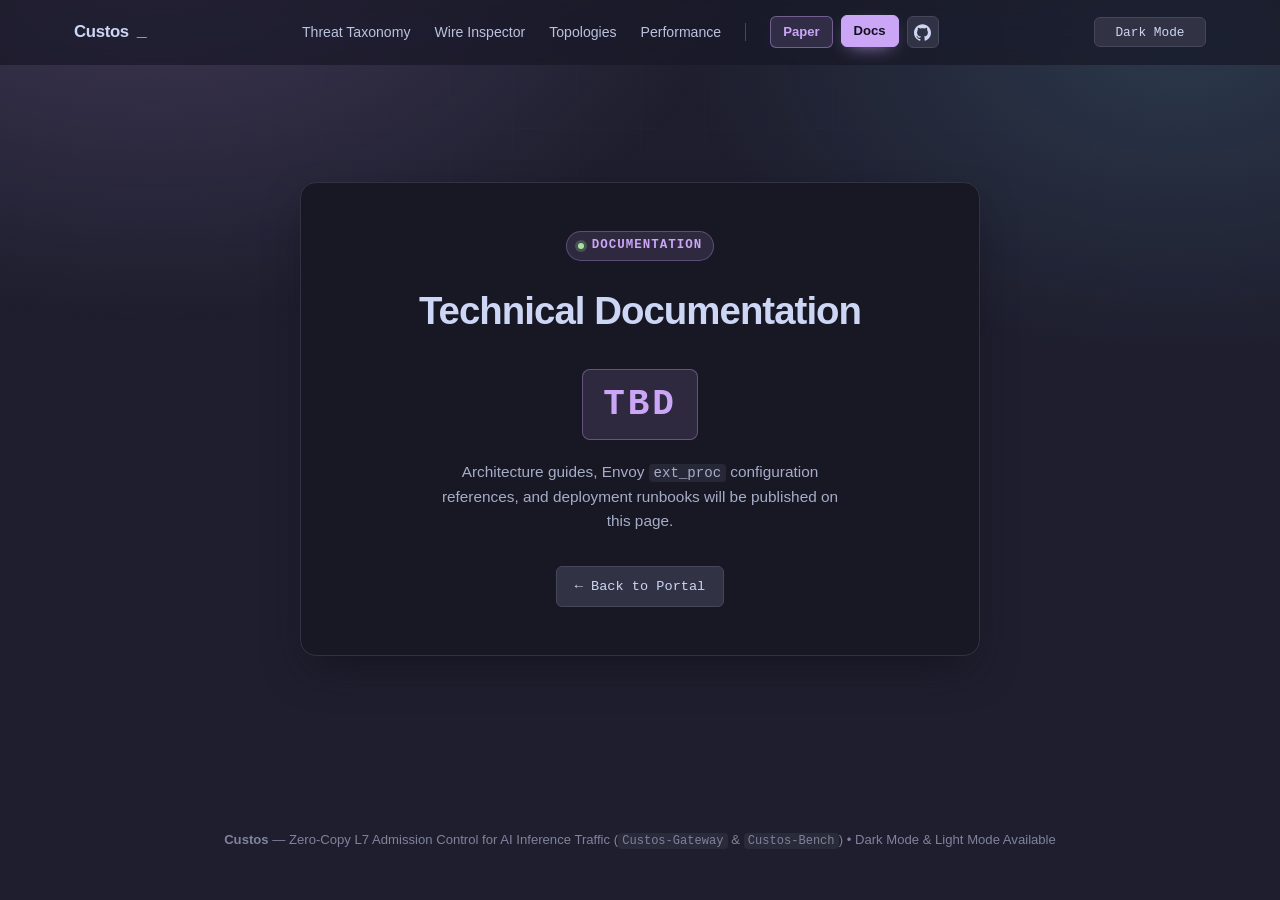
<file: docs.html>
<!DOCTYPE html>
<html lang="en" data-theme="mocha">
<head>
  <meta charset="UTF-8" />
  <meta name="viewport" content="width=device-width, initial-scale=1.0" />
  <title>Docs — Custos: Zero-Copy L7 Admission Control for AI Inference Traffic</title>
  <meta name="description" content="Custos documentation — Zero-Copy L7 Admission Control for AI Inference Traffic." />
  <meta name="color-scheme" content="dark light" />
  <link rel="icon" href="data:image/svg+xml,%3Csvg xmlns='http://www.w3.org/2000/svg' viewBox='0 0 32 32'%3E%3Crect width='32' height='32' rx='7' fill='%2311111b'/%3E%3Ctext x='16' y='23' font-family='monospace' font-size='20' font-weight='700' fill='%23cba6f7' text-anchor='middle'%3EC%3C/text%3E%3C/svg%3E" />
  <link rel="stylesheet" href="styles.css" />
  <script>
    (function () {
      try {
        var saved = localStorage.getItem("custos-theme");
        if (saved === "latte" || saved === "mocha") {
          document.documentElement.setAttribute("data-theme", saved);
        }
      } catch (e) {}

      var reduced = window.matchMedia("(prefers-reduced-motion: reduce)").matches;
      if (!reduced) document.documentElement.classList.add("motion-ready");

      window.addEventListener("load", function () {
        setTimeout(function () {
          if (!document.documentElement.dataset.motionBooted) {
            document.documentElement.classList.remove("motion-ready");
          }
        }, 1000);
      });
    })();
  </script>
</head>
<body>
  <div class="scroll-progress" id="scroll-progress" aria-hidden="true"></div>

  <!-- Sticky Navigation -->
  <header class="site-header" id="site-header">
    <div class="container nav-bar">
      <a href="index.html" class="brand">
        <span>Custos</span>
        <span class="brand-caret mono" aria-hidden="true">_</span>
      </a>
      <ul class="nav-links">
        <li><a href="index.html#threat-taxonomy">Threat Taxonomy</a></li>
        <li><a href="index.html#wire-inspector">Wire Inspector</a></li>
        <li><a href="index.html#topologies">Topologies</a></li>
        <li><a href="index.html#telemetry">Performance</a></li>
        <li class="nav-divider" aria-hidden="true"></li>
        <li class="nav-external-group">
          <a href="paper.html" class="nav-pill">Paper</a>
          <a href="docs.html" class="nav-pill active" aria-current="page">Docs</a>
          <a
            href="https://github.com/val-27/Custos-Gateway"
            class="github-link"
            target="_blank"
            rel="noopener noreferrer"
            aria-label="Custos-Gateway GitHub Repository"
            title="Custos-Gateway on GitHub"
          >
            <svg viewBox="0 0 24 24" width="17" height="17" fill="currentColor" aria-hidden="true" focusable="false">
              <path d="M12 .297c-6.63 0-12 5.373-12 12 0 5.303 3.438 9.8 8.205 11.385.6.113.82-.258.82-.577 0-.285-.01-1.04-.015-2.04-3.338.724-4.042-1.61-4.042-1.61C4.422 18.07 3.633 17.7 3.633 17.7c-1.087-.744.084-.729.084-.729 1.205.084 1.838 1.236 1.838 1.236 1.07 1.835 2.809 1.305 3.495.998.108-.776.417-1.305.76-1.605-2.665-.3-5.466-1.332-5.466-5.93 0-1.31.465-2.38 1.235-3.22-.135-.303-.54-1.523.105-3.176 0 0 1.005-.322 3.3 1.23.96-.267 1.98-.399 3-.405 1.02.006 2.04.138 3 .405 2.28-1.552 3.285-1.23 3.285-1.23.645 1.653.24 2.873.12 3.176.765.84 1.23 1.91 1.23 3.22 0 4.61-2.805 5.625-5.475 5.92.42.36.81 1.096.81 2.22 0 1.606-.015 2.896-.015 3.286 0 .315.21.69.825.57C20.565 22.092 24 17.592 24 12.297c0-6.627-5.373-12-12-12"/>
            </svg>
          </a>
        </li>
      </ul>
      <button id="theme-toggle" class="theme-btn" type="button" aria-label="Toggle Dark/Light Mode">
        <span id="theme-label" class="mono">Dark Mode</span>
      </button>
    </div>
  </header>

  <main class="container">
    <section class="tbd-section">
      <div class="tbd-card reveal">
        <div class="eyebrow mono">
          <span class="pulse-dot" aria-hidden="true"></span>
          Documentation
        </div>
        <h1>Technical Documentation</h1>
        <div class="tbd-status mono">TBD</div>
        <p class="tbd-desc">
          Architecture guides, Envoy <code>ext_proc</code> configuration references, and deployment runbooks will be published on this page.
        </p>
        <a href="index.html" class="tbd-back-link mono">&larr; Back to Portal</a>
      </div>
    </section>
  </main>

  <footer class="site-footer container">
    <p>
      <strong>Custos</strong> — Zero-Copy L7 Admission Control for AI Inference Traffic (<code>Custos-Gateway</code> &amp; <code>Custos-Bench</code>) • Dark Mode &amp; Light Mode Available
    </p>
  </footer>

  <script src="vendor/motion.min.js"></script>
  <script src="app.js"></script>
  <script src="motion-init.js"></script>
</body>
</html>
</file>
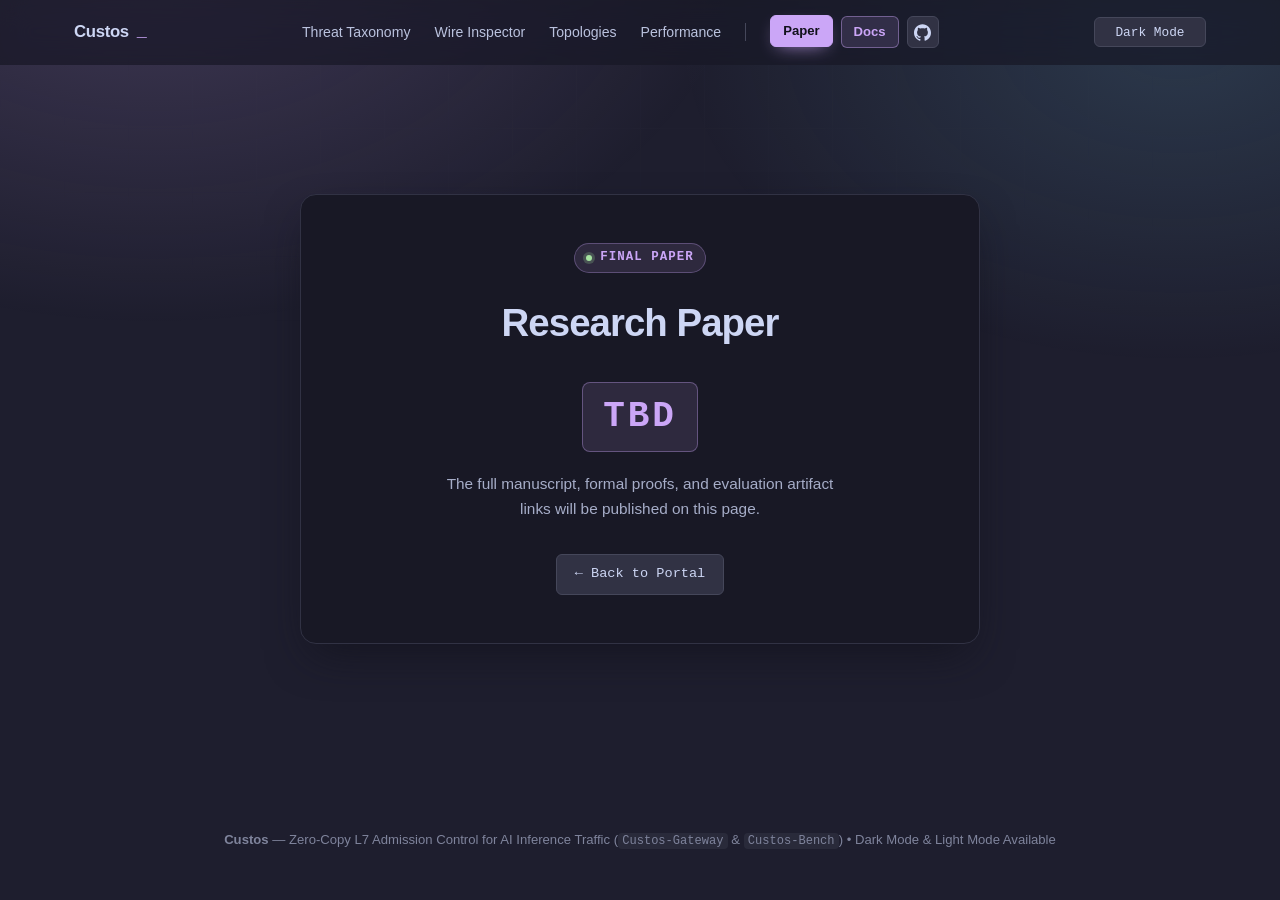
<file: paper.html>
<!DOCTYPE html>
<html lang="en" data-theme="mocha">
<head>
  <meta charset="UTF-8" />
  <meta name="viewport" content="width=device-width, initial-scale=1.0" />
  <title>Paper — Custos: Zero-Copy L7 Admission Control for AI Inference Traffic</title>
  <meta name="description" content="Custos research paper — Zero-Copy L7 Admission Control for AI Inference Traffic." />
  <meta name="color-scheme" content="dark light" />
  <link rel="icon" href="data:image/svg+xml,%3Csvg xmlns='http://www.w3.org/2000/svg' viewBox='0 0 32 32'%3E%3Crect width='32' height='32' rx='7' fill='%2311111b'/%3E%3Ctext x='16' y='23' font-family='monospace' font-size='20' font-weight='700' fill='%23cba6f7' text-anchor='middle'%3EC%3C/text%3E%3C/svg%3E" />
  <link rel="stylesheet" href="styles.css" />
  <script>
    (function () {
      try {
        var saved = localStorage.getItem("custos-theme");
        if (saved === "latte" || saved === "mocha") {
          document.documentElement.setAttribute("data-theme", saved);
        }
      } catch (e) {}

      var reduced = window.matchMedia("(prefers-reduced-motion: reduce)").matches;
      if (!reduced) document.documentElement.classList.add("motion-ready");

      window.addEventListener("load", function () {
        setTimeout(function () {
          if (!document.documentElement.dataset.motionBooted) {
            document.documentElement.classList.remove("motion-ready");
          }
        }, 1000);
      });
    })();
  </script>
</head>
<body>
  <div class="scroll-progress" id="scroll-progress" aria-hidden="true"></div>

  <!-- Sticky Navigation -->
  <header class="site-header" id="site-header">
    <div class="container nav-bar">
      <a href="index.html" class="brand">
        <span>Custos</span>
        <span class="brand-caret mono" aria-hidden="true">_</span>
      </a>
      <ul class="nav-links">
        <li><a href="index.html#threat-taxonomy">Threat Taxonomy</a></li>
        <li><a href="index.html#wire-inspector">Wire Inspector</a></li>
        <li><a href="index.html#topologies">Topologies</a></li>
        <li><a href="index.html#telemetry">Performance</a></li>
        <li class="nav-divider" aria-hidden="true"></li>
        <li class="nav-external-group">
          <a href="paper.html" class="nav-pill active" aria-current="page">Paper</a>
          <a href="docs.html" class="nav-pill">Docs</a>
          <a
            href="https://github.com/val-27/Custos-Gateway"
            class="github-link"
            target="_blank"
            rel="noopener noreferrer"
            aria-label="Custos-Gateway GitHub Repository"
            title="Custos-Gateway on GitHub"
          >
            <svg viewBox="0 0 24 24" width="17" height="17" fill="currentColor" aria-hidden="true" focusable="false">
              <path d="M12 .297c-6.63 0-12 5.373-12 12 0 5.303 3.438 9.8 8.205 11.385.6.113.82-.258.82-.577 0-.285-.01-1.04-.015-2.04-3.338.724-4.042-1.61-4.042-1.61C4.422 18.07 3.633 17.7 3.633 17.7c-1.087-.744.084-.729.084-.729 1.205.084 1.838 1.236 1.838 1.236 1.07 1.835 2.809 1.305 3.495.998.108-.776.417-1.305.76-1.605-2.665-.3-5.466-1.332-5.466-5.93 0-1.31.465-2.38 1.235-3.22-.135-.303-.54-1.523.105-3.176 0 0 1.005-.322 3.3 1.23.96-.267 1.98-.399 3-.405 1.02.006 2.04.138 3 .405 2.28-1.552 3.285-1.23 3.285-1.23.645 1.653.24 2.873.12 3.176.765.84 1.23 1.91 1.23 3.22 0 4.61-2.805 5.625-5.475 5.92.42.36.81 1.096.81 2.22 0 1.606-.015 2.896-.015 3.286 0 .315.21.69.825.57C20.565 22.092 24 17.592 24 12.297c0-6.627-5.373-12-12-12"/>
            </svg>
          </a>
        </li>
      </ul>
      <button id="theme-toggle" class="theme-btn" type="button" aria-label="Toggle Dark/Light Mode">
        <span id="theme-label" class="mono">Dark Mode</span>
      </button>
    </div>
  </header>

  <main class="container">
    <section class="tbd-section">
      <div class="tbd-card reveal">
        <div class="eyebrow mono">
          <span class="pulse-dot" aria-hidden="true"></span>
          Final Paper
        </div>
        <h1>Research Paper</h1>
        <div class="tbd-status mono">TBD</div>
        <p class="tbd-desc">
          The full manuscript, formal proofs, and evaluation artifact links will be published on this page.
        </p>
        <a href="index.html" class="tbd-back-link mono">&larr; Back to Portal</a>
      </div>
    </section>
  </main>

  <footer class="site-footer container">
    <p>
      <strong>Custos</strong> — Zero-Copy L7 Admission Control for AI Inference Traffic (<code>Custos-Gateway</code> &amp; <code>Custos-Bench</code>) • Dark Mode &amp; Light Mode Available
    </p>
  </footer>

  <script src="vendor/motion.min.js"></script>
  <script src="app.js"></script>
  <script src="motion-init.js"></script>
</body>
</html>
</file>
<file: styles.css>
/* ==========================================================================
   Custos Visual Guide & Benchmark Dashboard
   Color System: Dark Mode (Mocha) & Light Mode (Latte)
   Design: Minimalist, high-contrast technical typography
   Motion: CSS transitions/keyframes + Motion One (vendored, no build step)
   ========================================================================== */

:root,
[data-theme="mocha"] {
  --ctp-rosewater: #f5e0dc;
  --ctp-flamingo: #f2cdcd;
  --ctp-pink: #f5c2e7;
  --ctp-mauve: #cba6f7;
  --ctp-red: #f38ba8;
  --ctp-maroon: #eba0ac;
  --ctp-peach: #fab387;
  --ctp-yellow: #f9e2af;
  --ctp-green: #a6e3a1;
  --ctp-teal: #94e2d5;
  --ctp-sky: #89dceb;
  --ctp-sapphire: #74c7ec;
  --ctp-blue: #89b4fa;
  --ctp-lavender: #b4befe;
  --ctp-text: #cdd6f4;
  --ctp-subtext1: #bac2de;
  --ctp-subtext0: #a6adc8;
  --ctp-overlay2: #9399b2;
  --ctp-overlay1: #7f849c;
  --ctp-overlay0: #6c7086;
  --ctp-surface2: #585b70;
  --ctp-surface1: #45475a;
  --ctp-surface0: #313244;
  --ctp-base: #1e1e2e;
  --ctp-mantle: #181825;
  --ctp-crust: #11111b;

  --shadow-subtle: 0 4px 20px rgba(17, 17, 27, 0.45);
  --shadow-lifted: 0 18px 44px -12px rgba(17, 17, 27, 0.75);
  --glow-strength: 34%;
  --ambient-alpha: 0.2;
  --grid-alpha: 0.035;
}

[data-theme="latte"] {
  --ctp-rosewater: #dc8a78;
  --ctp-flamingo: #dd7878;
  --ctp-pink: #ea76cb;
  --ctp-mauve: #8839ef;
  --ctp-red: #d20f39;
  --ctp-maroon: #e64553;
  --ctp-peach: #fe640b;
  --ctp-yellow: #df8e1d;
  --ctp-green: #40a02b;
  --ctp-teal: #179299;
  --ctp-sky: #04a5e5;
  --ctp-sapphire: #209fb5;
  --ctp-blue: #1e66f5;
  --ctp-lavender: #7287fd;
  --ctp-text: #4c4f69;
  --ctp-subtext1: #5c5f77;
  --ctp-subtext0: #6c6f85;
  --ctp-overlay2: #7c7f93;
  --ctp-overlay1: #8c8fa1;
  --ctp-overlay0: #9ca0b0;
  --ctp-surface2: #acb0be;
  --ctp-surface1: #bcc0cc;
  --ctp-surface0: #ccd0da;
  --ctp-base: #eff1f5;
  --ctp-mantle: #e6e9ef;
  --ctp-crust: #dce0e8;

  --shadow-subtle: 0 4px 20px rgba(76, 79, 105, 0.08);
  --shadow-lifted: 0 18px 44px -14px rgba(76, 79, 105, 0.28);
  --glow-strength: 24%;
  --ambient-alpha: 0.13;
  --grid-alpha: 0.05;
}

/* --- Shared design tokens (flavour independent) --------------------------- */
:root {
  --r-sm: 6px;
  --r-md: 8px;
  --r-lg: 12px;
  --r-xl: 16px;
  --r-pill: 999px;

  --ease-out: cubic-bezier(0.22, 1, 0.36, 1);
  --ease-spring: cubic-bezier(0.34, 1.56, 0.64, 1);
  --t-fast: 0.16s var(--ease-out);
  --t-med: 0.28s var(--ease-out);
  --t-slow: 0.45s var(--ease-out);
}

* {
  box-sizing: border-box;
  margin: 0;
  padding: 0;
}

html {
  scroll-behavior: smooth;
  scroll-padding-top: 5.5rem;
  font-size: 16px;
}

body {
  background-color: var(--ctp-base);
  color: var(--ctp-text);
  font-family: -apple-system, BlinkMacSystemFont, "Inter", "Segoe UI", Roboto, Helvetica, Arial, sans-serif;
  line-height: 1.6;
  transition: background-color var(--t-med), color var(--t-med);
  -webkit-font-smoothing: antialiased;
  -moz-osx-font-smoothing: grayscale;
  font-feature-settings: "cv02", "cv03", "cv04", "ss01";
  overflow-x: hidden;
}

/* Ambient layered background: two accent auras + a faint technical grid. */
body::before {
  content: "";
  position: fixed;
  inset: 0;
  z-index: -2;
  pointer-events: none;
  background:
    radial-gradient(60rem 40rem at 12% -8%,
      color-mix(in srgb, var(--ctp-mauve) calc(var(--ambient-alpha) * 100%), transparent),
      transparent 62%),
    radial-gradient(52rem 34rem at 92% 4%,
      color-mix(in srgb, var(--ctp-sapphire) calc(var(--ambient-alpha) * 78%), transparent),
      transparent 60%);
  transition: opacity var(--t-slow);
}

body::after {
  content: "";
  position: fixed;
  inset: 0;
  z-index: -1;
  pointer-events: none;
  background-image:
    linear-gradient(to right, var(--ctp-surface2) 1px, transparent 1px),
    linear-gradient(to bottom, var(--ctp-surface2) 1px, transparent 1px);
  background-size: 64px 64px;
  opacity: var(--grid-alpha);
  mask-image: radial-gradient(70% 55% at 50% 0%, #000 0%, transparent 85%);
  -webkit-mask-image: radial-gradient(70% 55% at 50% 0%, #000 0%, transparent 85%);
}

code, pre, .mono {
  font-family: "JetBrains Mono", "Fira Code", "SFMono-Regular", Consolas, "Liberation Mono", Menlo, monospace;
}

code {
  background: color-mix(in srgb, var(--ctp-surface0) 60%, transparent);
  border-radius: 4px;
  padding: 0.06em 0.34em;
  font-size: 0.92em;
}

::selection {
  background: color-mix(in srgb, var(--ctp-mauve) 32%, transparent);
  color: var(--ctp-text);
}

:focus-visible {
  outline: 2px solid var(--ctp-lavender);
  outline-offset: 3px;
  border-radius: var(--r-sm);
}

/* Themed scrollbars */
* {
  scrollbar-width: thin;
  scrollbar-color: var(--ctp-surface1) transparent;
}
*::-webkit-scrollbar {
  width: 10px;
  height: 10px;
}
*::-webkit-scrollbar-track {
  background: transparent;
}
*::-webkit-scrollbar-thumb {
  background: var(--ctp-surface1);
  border-radius: var(--r-pill);
  border: 2px solid var(--ctp-base);
}
*::-webkit-scrollbar-thumb:hover {
  background: var(--ctp-mauve);
}

.sr-only {
  position: absolute;
  width: 1px;
  height: 1px;
  padding: 0;
  overflow: hidden;
  clip: rect(0 0 0 0);
  white-space: nowrap;
  border: 0;
}

/* --- Keyframes ------------------------------------------------------------ */
@keyframes float-pulse {
  0%, 100% { opacity: 0.55; }
  50%      { opacity: 1; }
}

@keyframes caret-blink {
  0%, 45%   { opacity: 1; }
  55%, 100% { opacity: 0; }
}

@keyframes sheen {
  0%   { transform: translateX(-120%); }
  100% { transform: translateX(220%); }
}

@keyframes dash-flow {
  to { stroke-dashoffset: -24; }
}

@keyframes arrow-slide {
  0%, 100% { transform: translateX(0); opacity: 0.6; }
  50%      { transform: translateX(4px); opacity: 1; }
}

@keyframes ring-pulse {
  0%   { box-shadow: 0 0 0 0 color-mix(in srgb, var(--ring-color) 55%, transparent); }
  70%  { box-shadow: 0 0 0 9px color-mix(in srgb, var(--ring-color) 0%, transparent); }
  100% { box-shadow: 0 0 0 0 color-mix(in srgb, var(--ring-color) 0%, transparent); }
}

/* Layout & Container */
.container {
  max-width: 1180px;
  margin: 0 auto;
  padding: 0 1.5rem;
}

/* --- Scroll progress indicator -------------------------------------------- */
.scroll-progress {
  position: fixed;
  top: 0;
  left: 0;
  height: 2px;
  width: 100%;
  z-index: 200;
  transform: scaleX(0);
  transform-origin: 0 50%;
  background: linear-gradient(90deg,
    var(--ctp-mauve),
    var(--ctp-pink),
    var(--ctp-peach),
    var(--ctp-sapphire));
}

/* Sticky Top Navigation */
.site-header {
  position: sticky;
  top: 0;
  z-index: 100;
  background-color: color-mix(in srgb, var(--ctp-mantle) 72%, transparent);
  backdrop-filter: blur(14px) saturate(140%);
  -webkit-backdrop-filter: blur(14px) saturate(140%);
  border-bottom: 1px solid transparent;
  transition: background-color var(--t-med), border-color var(--t-med), box-shadow var(--t-med);
}

.site-header.scrolled {
  background-color: color-mix(in srgb, var(--ctp-mantle) 92%, transparent);
  border-bottom-color: var(--ctp-surface0);
  box-shadow: 0 8px 30px -18px rgba(0, 0, 0, 0.6);
}

.nav-bar {
  display: flex;
  align-items: center;
  justify-content: space-between;
  height: 4rem;
  gap: 1rem;
}

.brand {
  display: inline-flex;
  align-items: center;
  gap: 0.5rem;
  text-decoration: none;
  color: var(--ctp-text);
  font-weight: 700;
  font-size: 1.05rem;
  letter-spacing: -0.02em;
  transition: color var(--t-fast), transform var(--t-fast);
}

.brand:hover {
  color: var(--ctp-mauve);
  transform: translateY(-1px);
}

/* Blinking terminal caret in place of the old square brand mark. */
.brand-caret {
  color: var(--ctp-mauve);
  font-weight: 400;
  animation: caret-blink 1.25s steps(1, end) infinite;
}

.nav-links {
  display: flex;
  align-items: center;
  gap: 1.5rem;
  list-style: none;
}

.nav-links a {
  position: relative;
  color: var(--ctp-subtext1);
  text-decoration: none;
  font-size: 0.88rem;
  font-weight: 500;
  padding: 0.25rem 0;
  transition: color var(--t-fast);
}

/* Underline grows out from the centre on hover / when section is in view. */
.nav-links a::after {
  content: "";
  position: absolute;
  left: 0;
  bottom: -2px;
  width: 100%;
  height: 2px;
  border-radius: var(--r-pill);
  background: linear-gradient(90deg, var(--ctp-mauve), var(--ctp-sapphire));
  transform: scaleX(0);
  transform-origin: 50% 50%;
  transition: transform var(--t-med);
}

.nav-links a:hover,
.nav-links a.active {
  color: var(--ctp-text);
}

.nav-links a:hover::after,
.nav-links a.active::after {
  transform: scaleX(1);
}

.nav-divider {
  width: 1px;
  height: 1.15rem;
  background-color: var(--ctp-surface1);
  flex-shrink: 0;
}

.nav-external-group {
  display: inline-flex;
  align-items: center;
  gap: 0.5rem;
}

.nav-links a.nav-pill::after,
.nav-links a.github-link::after {
  display: none;
}

.nav-links a.nav-pill {
  display: inline-flex;
  align-items: center;
  justify-content: center;
  height: 2rem;
  padding: 0 0.75rem;
  color: var(--ctp-mauve);
  background: color-mix(in srgb, var(--ctp-mauve) 14%, transparent);
  border: 1px solid color-mix(in srgb, var(--ctp-mauve) 42%, transparent);
  border-radius: var(--r-sm);
  font-size: 0.82rem;
  font-weight: 600;
  line-height: 1;
  transition: color var(--t-fast), background-color var(--t-fast),
              border-color var(--t-fast), transform var(--t-fast), box-shadow var(--t-fast);
}

.nav-links a.nav-pill:hover,
.nav-links a.nav-pill.active {
  color: var(--ctp-crust);
  background: var(--ctp-mauve);
  border-color: var(--ctp-mauve);
  transform: translateY(-1px);
  box-shadow: 0 6px 18px -8px color-mix(in srgb, var(--ctp-mauve) 85%, transparent);
}

.nav-links a.nav-pill:active {
  transform: translateY(0) scale(0.98);
}

.nav-links a.github-link {
  display: inline-flex;
  align-items: center;
  justify-content: center;
  width: 2rem;
  height: 2rem;
  padding: 0;
  background: var(--ctp-surface0);
  color: var(--ctp-text);
  border: 1px solid var(--ctp-surface1);
  border-radius: var(--r-sm);
  text-decoration: none;
  transition: border-color var(--t-fast), background-color var(--t-fast),
              color var(--t-fast), transform var(--t-fast), box-shadow var(--t-fast);
}

.nav-links a.github-link:hover {
  border-color: var(--ctp-lavender);
  background: var(--ctp-surface1);
  color: var(--ctp-mauve);
  transform: translateY(-1px);
  box-shadow: 0 6px 18px -10px color-mix(in srgb, var(--ctp-lavender) 80%, transparent);
}

.nav-links a.github-link:active {
  transform: translateY(0) scale(0.98);
}

/* --- Placeholder / Subpage Sections (Paper & Docs) ------------------------ */
.tbd-section {
  padding: 5rem 0 6rem;
  min-height: calc(100vh - 11rem);
  display: flex;
  align-items: center;
  justify-content: center;
}

.tbd-card {
  width: 100%;
  max-width: 680px;
  background: var(--ctp-mantle);
  border: 1px solid var(--ctp-surface0);
  border-radius: var(--r-xl);
  padding: 3rem 2.5rem;
  text-align: center;
  box-shadow: var(--shadow-lifted);
}

.tbd-card h1 {
  font-size: clamp(1.8rem, 3.2vw, 2.4rem);
  letter-spacing: -0.025em;
  margin-bottom: 0.75rem;
}

.tbd-status {
  display: inline-block;
  font-size: 2.25rem;
  font-weight: 700;
  color: var(--ctp-mauve);
  letter-spacing: 0.08em;
  margin: 1rem 0 1.25rem;
  padding: 0.35rem 1.25rem;
  background: color-mix(in srgb, var(--ctp-mauve) 12%, transparent);
  border: 1px solid color-mix(in srgb, var(--ctp-mauve) 35%, transparent);
  border-radius: var(--r-md);
}

.tbd-desc {
  color: var(--ctp-subtext0);
  font-size: 0.96rem;
  max-width: 48ch;
  margin: 0 auto 2rem;
}

.tbd-back-link {
  display: inline-flex;
  align-items: center;
  gap: 0.45rem;
  background: var(--ctp-surface0);
  color: var(--ctp-text);
  border: 1px solid var(--ctp-surface1);
  padding: 0.55rem 1.1rem;
  border-radius: var(--r-sm);
  font-size: 0.85rem;
  font-weight: 500;
  text-decoration: none;
  transition: border-color var(--t-fast), background-color var(--t-fast),
              color var(--t-fast), transform var(--t-fast);
}

.tbd-back-link:hover {
  border-color: var(--ctp-mauve);
  background: var(--ctp-surface1);
  color: var(--ctp-mauve);
  transform: translateY(-1px);
}

.theme-btn {
  position: relative;
  background: var(--ctp-surface0);
  color: var(--ctp-text);
  border: 1px solid var(--ctp-surface1);
  padding: 0.4rem 0.75rem;
  border-radius: var(--r-sm);
  font-size: 0.8rem;
  font-weight: 500;
  cursor: pointer;
  display: inline-flex;
  align-items: center;
  justify-content: center;
  gap: 0.4rem;
  overflow: hidden;
  min-width: 7rem;
  white-space: nowrap;
  transition: border-color var(--t-fast), background-color var(--t-fast),
              transform var(--t-fast), box-shadow var(--t-fast);
}

.theme-btn:hover {
  border-color: var(--ctp-lavender);
  background: var(--ctp-surface1);
  transform: translateY(-1px);
  box-shadow: 0 6px 18px -10px color-mix(in srgb, var(--ctp-lavender) 80%, transparent);
}

.theme-btn:active {
  transform: translateY(0) scale(0.98);
}

.theme-btn .theme-icon {
  display: none;
}

.theme-btn:hover .theme-icon {
  display: none;
}

/* --- Hero ----------------------------------------------------------------- */
.hero {
  padding: 3.25rem 0 3.5rem;
  border-bottom: 1px solid var(--ctp-surface0);
}

/* ASCII CUSTOS wordmark — ANSI colours remapped onto the Catppuccin ramp. */
.ascii-wordmark {
  font-family: "JetBrains Mono", "SFMono-Regular", Consolas, "Liberation Mono", Menlo, monospace;
  font-size: clamp(0.5rem, 2.08vw, 1.5rem);
  line-height: 1.04;
  white-space: pre;
  margin: 0 0 1.75rem;
  user-select: none;
  overflow: hidden;
  filter: drop-shadow(0 6px 26px color-mix(in srgb, var(--ctp-red) 22%, transparent));
}

.ascii-wordmark .row {
  display: block;
  will-change: transform, opacity;
}

/* Light-to-deep descent: bright white → yellow → bright red → red → shadow */
.ascii-wordmark .row:nth-child(1) { color: var(--ctp-rosewater); }
.ascii-wordmark .row:nth-child(2) { color: var(--ctp-yellow); }
.ascii-wordmark .row:nth-child(3) { color: var(--ctp-peach); }
.ascii-wordmark .row:nth-child(4) { color: var(--ctp-red); }
.ascii-wordmark .row:nth-child(5) { color: var(--ctp-overlay0); }

.eyebrow {
  display: inline-flex;
  align-items: center;
  gap: 0.5rem;
  font-size: 0.78rem;
  text-transform: uppercase;
  letter-spacing: 0.08em;
  color: var(--ctp-mauve);
  background: color-mix(in srgb, var(--ctp-mauve) 12%, transparent);
  border: 1px solid color-mix(in srgb, var(--ctp-mauve) 30%, transparent);
  padding: 0.25rem 0.7rem;
  border-radius: var(--r-pill);
  margin-bottom: 1.2rem;
  font-weight: 600;
  transition: border-color var(--t-med), box-shadow var(--t-med);
}

.eyebrow:hover {
  border-color: color-mix(in srgb, var(--ctp-mauve) 60%, transparent);
  box-shadow: 0 0 22px -6px color-mix(in srgb, var(--ctp-mauve) 70%, transparent);
}

/* Small pulsing status dot inside the eyebrow pill. */
.eyebrow .pulse-dot {
  width: 6px;
  height: 6px;
  border-radius: 50%;
  background: var(--ctp-green);
  box-shadow: 0 0 0 3px color-mix(in srgb, var(--ctp-green) 22%, transparent);
  animation: float-pulse 2.4s ease-in-out infinite;
  flex: none;
}

.hero h1 {
  font-size: clamp(1.85rem, 3.6vw, 2.75rem);
  line-height: 1.18;
  letter-spacing: -0.03em;
  margin-bottom: 1.1rem;
  max-width: 900px;
  background: linear-gradient(135deg,
    var(--ctp-text) 18%,
    var(--ctp-lavender) 58%,
    var(--ctp-mauve) 100%);
  -webkit-background-clip: text;
  background-clip: text;
  color: transparent;
}

.hero-lead {
  font-size: 1.06rem;
  color: var(--ctp-subtext1);
  max-width: 820px;
  margin-bottom: 2rem;
}

.hero-lead strong {
  color: var(--ctp-text);
}

.stat-strip {
  display: grid;
  grid-template-columns: repeat(auto-fit, minmax(210px, 1fr));
  gap: 1rem;
  margin-top: 2rem;
}

.stat-card {
  position: relative;
  background: linear-gradient(160deg,
    color-mix(in srgb, var(--ctp-surface0) 42%, var(--ctp-mantle)),
    var(--ctp-mantle));
  border: 1px solid var(--ctp-surface0);
  border-radius: var(--r-lg);
  padding: 1.1rem 1.25rem;
  overflow: hidden;
  transition: transform var(--t-med), border-color var(--t-med), box-shadow var(--t-med);
}

/* Accent rule that wipes across the top edge on hover. */
.stat-card::before {
  content: "";
  position: absolute;
  top: 0;
  left: 0;
  right: 0;
  height: 2px;
  background: linear-gradient(90deg, var(--ctp-mauve), var(--ctp-sapphire), var(--ctp-teal));
  transform: scaleX(0);
  transform-origin: 0 50%;
  transition: transform var(--t-med);
}

.stat-card:hover {
  transform: translateY(-4px);
  border-color: color-mix(in srgb, var(--ctp-lavender) 45%, var(--ctp-surface0));
  box-shadow: var(--shadow-lifted);
}

.stat-card:hover::before {
  transform: scaleX(1);
}

.stat-value {
  font-size: 1.45rem;
  font-weight: 700;
  color: var(--ctp-lavender);
  margin-bottom: 0.2rem;
  letter-spacing: -0.01em;
}

.stat-label {
  font-size: 0.82rem;
  color: var(--ctp-subtext0);
}

/* --- Sections ------------------------------------------------------------- */
.section {
  padding: 4rem 0;
  border-bottom: 1px solid var(--ctp-surface0);
}

.section-header {
  margin-bottom: 2.2rem;
}

.section-tag {
  font-size: 0.76rem;
  text-transform: uppercase;
  letter-spacing: 0.08em;
  color: var(--ctp-sapphire);
  font-weight: 600;
  display: inline-flex;
  align-items: center;
  gap: 0.55rem;
  margin-bottom: 0.35rem;
}

.section-tag::before {
  content: "";
  width: 1.65rem;
  height: 1px;
  background: linear-gradient(90deg, transparent, var(--ctp-sapphire));
}

.section-title {
  font-size: 1.65rem;
  letter-spacing: -0.02em;
  margin-bottom: 0.5rem;
}

.section-desc {
  color: var(--ctp-subtext1);
  max-width: 780px;
  font-size: 0.96rem;
}

/* --- Grid & Cards --------------------------------------------------------- */
.grid-2 {
  display: grid;
  grid-template-columns: repeat(auto-fit, minmax(340px, 1fr));
  gap: 1.25rem;
}

.grid-3 {
  display: grid;
  grid-template-columns: repeat(auto-fit, minmax(300px, 1fr));
  gap: 1.25rem;
}

.card {
  position: relative;
  display: flex;
  flex-direction: column;
  background: var(--ctp-mantle);
  border: 1px solid var(--ctp-surface0);
  border-radius: var(--r-lg);
  padding: 1.5rem;
  box-shadow: var(--shadow-subtle);
  overflow: hidden;
  transition: transform var(--t-med), border-color var(--t-med), box-shadow var(--t-med);
}

/* Soft accent glow that fades in from the top-left corner on hover. */
.card::after {
  content: "";
  position: absolute;
  inset: 0;
  pointer-events: none;
  opacity: 0;
  background: radial-gradient(22rem 14rem at 0% 0%,
    color-mix(in srgb, var(--ctp-red) 11%, transparent), transparent 70%);
  transition: opacity var(--t-med);
}

.card:hover {
  transform: translateY(-5px);
  border-color: color-mix(in srgb, var(--ctp-red) 38%, var(--ctp-surface0));
  box-shadow: var(--shadow-lifted);
}

.card:hover::after {
  opacity: 1;
}

.card h3 {
  font-size: 1.08rem;
  margin-bottom: 0.55rem;
  display: flex;
  align-items: center;
  justify-content: space-between;
  gap: 0.5rem;
}

.card p {
  font-size: 0.9rem;
  color: var(--ctp-subtext1);
  margin-bottom: 0.85rem;
}

.card .defense-note {
  font-size: 0.8rem;
  color: var(--ctp-green);
  margin-bottom: 0;
  padding-top: 0.85rem;
  border-top: 1px dashed color-mix(in srgb, var(--ctp-green) 28%, transparent);
}

/* --- ELI5 explainer -------------------------------------------------------
   The panel overlays the card rather than expanding inline, so revealing one
   never reflows its neighbours in the grid. It stays open while the pointer
   is anywhere inside .eli5 (trigger or panel), on keyboard focus, and while
   toggled open by tap on touch devices.                                    */
.eli5 {
  margin-top: auto;
  padding-top: 1rem;
  display: flex;
  justify-content: center;
}

.eli5-trigger {
  display: inline-flex;
  align-items: center;
  gap: 0.45rem;
  background: color-mix(in srgb, var(--ctp-yellow) 10%, transparent);
  border: 1px dashed color-mix(in srgb, var(--ctp-yellow) 45%, transparent);
  color: var(--ctp-yellow);
  padding: 0.35rem 0.75rem;
  border-radius: var(--r-pill);
  font-size: 0.76rem;
  font-weight: 600;
  letter-spacing: 0.02em;
  cursor: help;
  transition: background-color var(--t-fast), border-color var(--t-fast),
              transform var(--t-fast), box-shadow var(--t-fast);
}

.eli5-trigger:hover,
.eli5-trigger:focus-visible,
.eli5-trigger[aria-expanded="true"] {
  background: color-mix(in srgb, var(--ctp-yellow) 18%, transparent);
  border-style: solid;
  border-color: color-mix(in srgb, var(--ctp-yellow) 70%, transparent);
  transform: translateY(-1px);
  box-shadow: 0 8px 22px -12px color-mix(in srgb, var(--ctp-yellow) 90%, transparent);
}

.eli5-bulb {
  font-size: 0.9rem;
  line-height: 1;
}

.eli5-panel {
  position: absolute;
  inset: 0;
  z-index: 3;
  display: flex;
  flex-direction: column;
  gap: 0.6rem;
  padding: 1.5rem;
  overflow-y: auto;
  background: color-mix(in srgb, var(--ctp-mantle) 97%, transparent);
  backdrop-filter: blur(3px);
  -webkit-backdrop-filter: blur(3px);
  border-left: 3px solid var(--ctp-yellow);
  border-radius: var(--r-lg);
  opacity: 0;
  visibility: hidden;
  transform: translateY(10px);
  transition: opacity var(--t-med), transform var(--t-med), visibility var(--t-med);
}

.eli5:hover .eli5-panel,
.eli5:focus-within .eli5-panel,
.eli5-trigger[aria-expanded="true"] + .eli5-panel {
  opacity: 1;
  visibility: visible;
  transform: none;
}

.eli5-title {
  font-size: 0.72rem;
  text-transform: uppercase;
  letter-spacing: 0.08em;
  font-weight: 700;
  color: var(--ctp-yellow);
}

.eli5-panel p {
  font-size: 0.88rem;
  line-height: 1.6;
  color: var(--ctp-subtext1);
  margin-bottom: 0;
}

.eli5-panel strong {
  color: var(--ctp-text);
}

.eli5-panel em {
  color: var(--ctp-peach);
  font-style: normal;
  font-weight: 600;
}

/* --- Badges --------------------------------------------------------------- */
.badge {
  display: inline-block;
  font-size: 0.72rem;
  font-weight: 600;
  padding: 0.18rem 0.55rem;
  border-radius: var(--r-sm);
  text-transform: uppercase;
  letter-spacing: 0.04em;
  white-space: nowrap;
  transition: box-shadow var(--t-fast), transform var(--t-fast);
}

.badge-red {
  background: color-mix(in srgb, var(--ctp-red) 15%, transparent);
  color: var(--ctp-red);
  border: 1px solid color-mix(in srgb, var(--ctp-red) 35%, transparent);
}

.badge-green {
  background: color-mix(in srgb, var(--ctp-green) 15%, transparent);
  color: var(--ctp-green);
  border: 1px solid color-mix(in srgb, var(--ctp-green) 35%, transparent);
}

.badge-yellow {
  background: color-mix(in srgb, var(--ctp-yellow) 15%, transparent);
  color: var(--ctp-yellow);
  border: 1px solid color-mix(in srgb, var(--ctp-yellow) 35%, transparent);
}

.badge-blue {
  background: color-mix(in srgb, var(--ctp-blue) 15%, transparent);
  color: var(--ctp-blue);
  border: 1px solid color-mix(in srgb, var(--ctp-blue) 35%, transparent);
}

.badge-mauve {
  background: color-mix(in srgb, var(--ctp-mauve) 15%, transparent);
  color: var(--ctp-mauve);
  border: 1px solid color-mix(in srgb, var(--ctp-mauve) 35%, transparent);
}

.card:hover .badge-red {
  box-shadow: 0 0 18px -4px color-mix(in srgb, var(--ctp-red) 65%, transparent);
}

/* --- Interactive Wire Inspector ------------------------------------------- */
.inspector-shell {
  display: grid;
  grid-template-columns: 300px 1fr;
  gap: 0;
  background: var(--ctp-mantle);
  border: 1px solid var(--ctp-surface0);
  border-radius: var(--r-lg);
  overflow: hidden;
  box-shadow: var(--shadow-subtle);
}

@media (max-width: 860px) {
  .inspector-shell {
    grid-template-columns: 1fr;
  }
  .payload-sidebar {
    border-right: none;
    border-bottom: 1px solid var(--ctp-surface0);
  }
}

.payload-sidebar {
  background: var(--ctp-crust);
  border-right: 1px solid var(--ctp-surface0);
  padding: 1.1rem;
  display: flex;
  flex-direction: column;
  gap: 0.45rem;
}

.sidebar-group-title {
  font-size: 0.72rem;
  text-transform: uppercase;
  letter-spacing: 0.08em;
  color: var(--ctp-overlay1);
  margin: 0.65rem 0 0.2rem;
  font-weight: 600;
}

.sidebar-group-title:first-child {
  margin-top: 0;
}

.payload-btn {
  position: relative;
  width: 100%;
  text-align: left;
  background: transparent;
  border: 1px solid transparent;
  color: var(--ctp-subtext1);
  padding: 0.55rem 0.7rem;
  border-radius: var(--r-sm);
  cursor: pointer;
  font-size: 0.82rem;
  display: flex;
  align-items: center;
  justify-content: space-between;
  gap: 0.5rem;
  transition: background-color var(--t-fast), color var(--t-fast),
              border-color var(--t-fast), transform var(--t-fast);
}

/* Payload name takes the slack so the verdict glyph pins to the right edge. */
.payload-name {
  flex: 1 1 auto;
  min-width: 0;
  overflow: hidden;
  text-overflow: ellipsis;
  white-space: nowrap;
}

/* --- Scanner verdict glyphs (replace the ALLOW / REJECT wording) ---------- */
.verdict-icon {
  flex: none;
  margin-left: auto;
  display: inline-flex;
  align-items: center;
  justify-content: center;
  width: 1.3rem;
  height: 1.3rem;
  border-radius: 50%;
  border: 1px solid currentColor;
  transition: transform var(--t-fast), box-shadow var(--t-fast);
}

.verdict-icon svg {
  width: 100%;
  height: 100%;
  display: block;
  fill: none;
  stroke: currentColor;
  stroke-width: 2.1;
  stroke-linecap: round;
  stroke-linejoin: round;
}

.verdict-icon.is-allow {
  color: var(--ctp-green);
  background: color-mix(in srgb, var(--ctp-green) 15%, transparent);
}

.verdict-icon.is-reject {
  color: var(--ctp-red);
  background: color-mix(in srgb, var(--ctp-red) 15%, transparent);
}

.payload-btn:hover .verdict-icon,
.payload-btn.active .verdict-icon {
  transform: scale(1.12);
  box-shadow: 0 0 16px -4px currentColor;
}

/* The inspector's headline verdict: glyph + the technical status detail. */
.verdict-pill {
  display: inline-flex;
  align-items: center;
  gap: 0.5rem;
  margin-left: auto;
  padding: 0.3rem 0.75rem 0.3rem 0.4rem;
  border-radius: var(--r-pill);
  font-size: 0.78rem;
  font-weight: 600;
}

.verdict-pill .verdict-icon {
  width: 1.45rem;
  height: 1.45rem;
}

.verdict-pill .verdict-text {
  font-family: "JetBrains Mono", "Fira Code", "SFMono-Regular", Consolas, Menlo, monospace;
  letter-spacing: 0.01em;
}

.verdict-pill.is-allow {
  background: color-mix(in srgb, var(--ctp-green) 12%, transparent);
  border: 1px solid color-mix(in srgb, var(--ctp-green) 35%, transparent);
  color: var(--ctp-green);
}

.verdict-pill.is-reject {
  background: color-mix(in srgb, var(--ctp-red) 12%, transparent);
  border: 1px solid color-mix(in srgb, var(--ctp-red) 35%, transparent);
  color: var(--ctp-red);
}

/* Left accent bar that slides in to mark hover / active state. */
.payload-btn::before {
  content: "";
  position: absolute;
  left: 0;
  top: 18%;
  bottom: 18%;
  width: 2px;
  border-radius: var(--r-pill);
  background: var(--ctp-mauve);
  transform: scaleY(0);
  transition: transform var(--t-med);
}

.payload-btn:hover {
  background: var(--ctp-surface0);
  color: var(--ctp-text);
  transform: translateX(3px);
}

.payload-btn:hover::before,
.payload-btn.active::before {
  transform: scaleY(1);
}

.payload-btn.active {
  background: var(--ctp-surface0);
  border-color: var(--ctp-mauve);
  color: var(--ctp-text);
  font-weight: 600;
  box-shadow: 0 0 22px -12px color-mix(in srgb, var(--ctp-mauve) 90%, transparent);
}

.inspector-main {
  padding: 1.5rem;
  display: flex;
  flex-direction: column;
  gap: 1.25rem;
  min-width: 0;
}

.inspector-top {
  display: flex;
  flex-wrap: wrap;
  align-items: center;
  justify-content: space-between;
  gap: 1rem;
  padding-bottom: 1rem;
  border-bottom: 1px solid var(--ctp-surface0);
}

.inspector-top h3 {
  font-size: 1.15rem;
}

.ins-summary {
  max-width: 68ch;
  font-size: 1rem;
  line-height: 1.55;
  color: var(--ctp-text);
  margin-top: 0.5rem;
}

.stream-label {
  font-size: 0.75rem;
  color: var(--ctp-overlay1);
  margin-bottom: 0.45rem;
  font-weight: 600;
  line-height: 1.5;
}

.hex-stream {
  display: flex;
  flex-wrap: wrap;
  gap: 0.55rem;
  padding: 1.15rem;
  background: var(--ctp-crust);
  border: 1px solid var(--ctp-surface0);
  border-radius: var(--r-md);
}

.hex-segment {
  --ring-color: var(--ctp-mauve);
  display: flex;
  flex-direction: column;
  padding: 0.45rem 0.65rem;
  border-radius: var(--r-sm);
  border: 1px solid var(--ctp-surface1);
  background: var(--ctp-mantle);
  cursor: pointer;
  will-change: transform;
  transition: transform var(--t-fast), border-color var(--t-fast),
              box-shadow var(--t-fast), background-color var(--t-fast);
}

.hex-segment:hover {
  transform: translateY(-3px) scale(1.03);
  box-shadow: 0 10px 22px -12px color-mix(in srgb, var(--ring-color) 90%, transparent);
}

.hex-segment:focus-visible {
  outline: 2px solid var(--ctp-blue);
  outline-offset: 3px;
}

.hex-segment.selected {
  transform: translateY(-3px);
  animation: ring-pulse 1.6s var(--ease-out);
}

.hex-segment[data-kind="grpc"] {
  --ring-color: var(--ctp-sapphire);
  border-color: var(--ctp-sapphire);
  background: color-mix(in srgb, var(--ctp-sapphire) 10%, var(--ctp-mantle));
}
.hex-segment[data-kind="tag"] {
  --ring-color: var(--ctp-mauve);
  border-color: var(--ctp-mauve);
  background: color-mix(in srgb, var(--ctp-mauve) 10%, var(--ctp-mantle));
}
.hex-segment[data-kind="skip"] {
  --ring-color: var(--ctp-teal);
  border-color: var(--ctp-teal);
  background: color-mix(in srgb, var(--ctp-teal) 10%, var(--ctp-mantle));
}
.hex-segment[data-kind="shape"] {
  --ring-color: var(--ctp-yellow);
  border-color: var(--ctp-yellow);
  background: color-mix(in srgb, var(--ctp-yellow) 10%, var(--ctp-mantle));
}
.hex-segment[data-kind="exploit"] {
  --ring-color: var(--ctp-red);
  border-color: var(--ctp-red);
  background: color-mix(in srgb, var(--ctp-red) 16%, var(--ctp-mantle));
}

.hex-bytes {
  font-size: 0.86rem;
  font-weight: 600;
  color: var(--ctp-text);
  letter-spacing: 0.03em;
}

.hex-caption {
  font-size: 0.7rem;
  color: var(--ctp-subtext0);
  margin-top: 0.2rem;
}

.segment-detail-box {
  background: var(--ctp-base);
  border: 1px solid var(--ctp-surface0);
  border-left: 3px solid var(--ctp-mauve);
  border-radius: var(--r-sm);
  padding: 0.9rem 1.1rem;
  font-size: 0.88rem;
}

.segment-detail-box .offset {
  color: var(--ctp-sapphire);
}

.segment-detail-box .detail-text {
  color: var(--ctp-subtext1);
}

.scanner-verdict-grid {
  display: grid;
  grid-template-columns: repeat(auto-fit, minmax(200px, 1fr));
  gap: 0.75rem;
}

.verdict-cell {
  background: var(--ctp-crust);
  border: 1px solid var(--ctp-surface0);
  border-radius: var(--r-sm);
  padding: 0.75rem 0.9rem;
  transition: border-color var(--t-fast), transform var(--t-fast), background-color var(--t-fast);
  overflow: hidden;
  word-break: break-word;
  word-wrap: break-word;
}

.verdict-cell:hover {
  border-color: var(--ctp-surface2);
  transform: translateY(-2px);
}

.verdict-cell .k {
  font-size: 0.72rem;
  color: var(--ctp-overlay1);
  text-transform: uppercase;
  letter-spacing: 0.05em;
  display: block;
  overflow-wrap: break-word;
  word-break: break-word;
}

.verdict-cell .v {
  font-size: 0.9rem;
  font-weight: 600;
  color: var(--ctp-text);
  margin-top: 0.2rem;
  display: block;
  overflow-wrap: break-word;
  word-break: break-word;
}

/* --- Topology Tabs & Diagrams --------------------------------------------- */
.tabs-header {
  display: flex;
  flex-wrap: wrap;
  gap: 0.5rem;
  margin-bottom: 1.25rem;
}

.tab-btn {
  position: relative;
  background: var(--ctp-mantle);
  color: var(--ctp-subtext1);
  border: 1px solid var(--ctp-surface0);
  padding: 0.55rem 1rem;
  border-radius: var(--r-sm);
  font-size: 0.85rem;
  font-weight: 500;
  cursor: pointer;
  overflow: hidden;
  transition: background-color var(--t-fast), color var(--t-fast),
              border-color var(--t-fast), transform var(--t-fast), box-shadow var(--t-fast);
}

/* One-shot light sheen sweeping across the button on hover. */
.tab-btn::after {
  content: "";
  position: absolute;
  top: 0;
  bottom: 0;
  left: 0;
  width: 45%;
  background: linear-gradient(90deg, transparent,
    color-mix(in srgb, var(--ctp-text) 10%, transparent), transparent);
  transform: translateX(-120%);
  pointer-events: none;
}

.tab-btn:hover {
  border-color: var(--ctp-surface2);
  color: var(--ctp-text);
  transform: translateY(-2px);
}

.tab-btn:hover::after {
  animation: sheen 0.7s var(--ease-out);
}

.tab-btn:active {
  transform: translateY(0) scale(0.98);
}

.tab-btn.active {
  background: var(--ctp-surface0);
  border-color: var(--ctp-blue);
  color: var(--ctp-text);
  font-weight: 600;
  box-shadow: 0 0 20px -10px color-mix(in srgb, var(--ctp-blue) 90%, transparent);
}

.topology-stage {
  background: var(--ctp-mantle);
  border: 1px solid var(--ctp-surface0);
  border-radius: var(--r-lg);
  padding: 1.75rem;
  box-shadow: var(--shadow-subtle);
}

.topology-head {
  display: flex;
  flex-wrap: wrap;
  align-items: center;
  justify-content: space-between;
  gap: 0.75rem;
  margin-bottom: 0.6rem;
}

.topology-head h3 {
  font-size: 1.18rem;
}

.topo-summary {
  font-size: 0.9rem;
  color: var(--ctp-subtext1);
  margin-bottom: 1.25rem;
}

#topo-specs {
  margin-top: 1.25rem;
}

.flow-diagram {
  display: flex;
  align-items: stretch;
  justify-content: space-between;
  gap: 0.75rem;
  margin: 1.5rem 0;
  overflow-x: auto;
  padding-bottom: 0.5rem;
}

.flow-node {
  flex: 1;
  min-width: 190px;
  background: var(--ctp-crust);
  border: 1px solid var(--ctp-surface1);
  border-radius: var(--r-md);
  padding: 1rem;
  position: relative;
  will-change: transform, opacity;
  transition: transform var(--t-med), border-color var(--t-med), box-shadow var(--t-med);
}

.flow-node:hover {
  transform: translateY(-4px);
  box-shadow: var(--shadow-lifted);
}

.flow-node.highlight-custos {
  border-color: var(--ctp-green);
  background: color-mix(in srgb, var(--ctp-green) 7%, var(--ctp-crust));
}

.flow-node.highlight-custos:hover {
  box-shadow: 0 14px 34px -18px color-mix(in srgb, var(--ctp-green) 90%, transparent);
}

.flow-node.highlight-danger {
  border-color: var(--ctp-red);
  background: color-mix(in srgb, var(--ctp-red) 7%, var(--ctp-crust));
}

.flow-node.highlight-danger:hover {
  box-shadow: 0 14px 34px -18px color-mix(in srgb, var(--ctp-red) 90%, transparent);
}

.flow-node-title {
  font-size: 0.88rem;
  font-weight: 700;
  color: var(--ctp-text);
  margin-bottom: 0.3rem;
}

.flow-node-meta {
  font-size: 0.75rem;
  color: var(--ctp-sapphire);
  margin-bottom: 0.55rem;
}

.flow-node-desc {
  font-size: 0.8rem;
  color: var(--ctp-subtext0);
}

.flow-arrow {
  display: flex;
  flex-direction: column;
  align-items: center;
  justify-content: center;
  color: var(--ctp-overlay1);
  font-size: 0.75rem;
  min-width: 72px;
  text-align: center;
}

.flow-arrow span {
  display: inline-block;
  animation: arrow-slide 2.2s ease-in-out infinite;
}

/* --- Benchmark Telemetry Dashboard ---------------------------------------- */
.dashboard-controls {
  display: flex;
  flex-wrap: wrap;
  align-items: center;
  justify-content: space-between;
  gap: 1rem;
  margin-bottom: 1.5rem;
  background: var(--ctp-mantle);
  border: 1px solid var(--ctp-surface0);
  border-radius: var(--r-md);
  padding: 1rem 1.25rem;
}

.control-group {
  display: flex;
  flex-wrap: wrap;
  align-items: center;
  gap: 0.6rem;
}

.control-label {
  font-size: 0.8rem;
  color: var(--ctp-subtext0);
  font-weight: 600;
}

.chart-box {
  background: var(--ctp-mantle);
  border: 1px solid var(--ctp-surface0);
  border-radius: var(--r-lg);
  padding: 1.35rem;
  box-shadow: var(--shadow-subtle);
  transition: border-color var(--t-med), box-shadow var(--t-med);
}

.chart-box:hover {
  border-color: var(--ctp-surface1);
  box-shadow: var(--shadow-lifted);
}

.chart-box h4 {
  font-size: 0.95rem;
  margin-bottom: 0.25rem;
}

.chart-sub {
  font-size: 0.78rem;
  color: var(--ctp-subtext0);
  margin-bottom: 1rem;
  display: flex;
  flex-wrap: wrap;
  align-items: center;
  gap: 0.65rem;
}

.chart-legend-item {
  display: inline-flex;
  align-items: center;
  gap: 0.35rem;
  font-weight: 500;
  color: var(--ctp-subtext1);
}

.legend-dot {
  width: 8px;
  height: 8px;
  border-radius: 50%;
  display: inline-block;
}

.legend-dot.is-control {
  background: var(--ctp-red);
}

.legend-dot.is-baseline {
  background: var(--ctp-blue);
}

.legend-dot.is-custos {
  background: var(--ctp-green);
}

.chart-hint {
  font-size: 0.72rem;
  color: var(--ctp-overlay1);
  margin-left: auto;
}

.svg-chart {
  width: 100%;
  height: 260px;
  display: block;
  overflow: visible;
}

/* Chart primitives get drawn on by Motion; these are the CSS fallbacks. */
.svg-chart polyline {
  stroke-linecap: round;
  stroke-linejoin: round;
  transition: opacity var(--t-fast), stroke-width var(--t-fast);
}

.svg-chart .chart-series {
  cursor: pointer;
  transition: opacity var(--t-fast);
}

.svg-chart.is-hovering .chart-series:not(.is-active) {
  opacity: 0.14;
}

.svg-chart .chart-series.is-active polyline {
  stroke-width: 3.8;
  filter: drop-shadow(0 0 5px rgba(0, 0, 0, 0.28));
}

.svg-chart .chart-series.is-active .chart-dot {
  stroke: var(--ctp-text);
  stroke-width: 2;
}

.svg-chart .chart-dot {
  cursor: pointer;
  transition: r var(--t-fast), stroke-width var(--t-fast), filter var(--t-fast);
}

.svg-chart .chart-dot.is-active {
  filter: drop-shadow(0 0 6px currentColor);
}

.svg-chart .chart-bar-group {
  cursor: pointer;
  transition: opacity var(--t-fast);
}

.svg-chart.is-hovering .chart-bar-group:not(.is-active) {
  opacity: 0.2;
}

.svg-chart rect {
  transform-box: fill-box;
  transform-origin: 50% 100%;
  transition: opacity var(--t-fast), filter var(--t-fast), stroke-width var(--t-fast);
}

.svg-chart .chart-bar-group.is-active rect {
  filter: brightness(1.14) drop-shadow(0 2px 6px rgba(0, 0, 0, 0.25));
  stroke: var(--ctp-text);
  stroke-width: 1.75;
}

/* Floating Chart Hover Tag Tooltip */
.chart-tooltip {
  position: fixed;
  z-index: 200;
  pointer-events: none;
  min-width: 250px;
  max-width: 330px;
  background: color-mix(in srgb, var(--ctp-crust) 95%, transparent);
  backdrop-filter: blur(10px);
  -webkit-backdrop-filter: blur(10px);
  border: 1px solid var(--ctp-surface2);
  border-left: 4px solid var(--tooltip-accent, var(--ctp-mauve));
  border-radius: var(--r-md);
  padding: 0.7rem 0.85rem;
  box-shadow: var(--shadow-lifted);
  font-size: 0.78rem;
  line-height: 1.4;
  color: var(--ctp-text);
}

.chart-tooltip-head {
  display: flex;
  align-items: center;
  justify-content: space-between;
  gap: 0.5rem;
  margin-bottom: 0.3rem;
}

.chart-tooltip-arch {
  font-weight: 700;
  font-size: 0.84rem;
  display: inline-flex;
  align-items: center;
  gap: 0.4rem;
}

.chart-tooltip-tag {
  font-size: 0.74rem;
  color: var(--ctp-subtext1);
  padding-bottom: 0.4rem;
  margin-bottom: 0.4rem;
  border-bottom: 1px solid var(--ctp-surface0);
}

.chart-tooltip-primary {
  font-size: 0.86rem;
  font-weight: 700;
  color: var(--tooltip-accent, var(--ctp-text));
  margin-bottom: 0.35rem;
}

.chart-tooltip-grid {
  display: grid;
  grid-template-columns: repeat(2, minmax(0, 1fr));
  gap: 0.2rem 0.65rem;
  font-size: 0.73rem;
  color: var(--ctp-subtext0);
}

.chart-tooltip-grid strong {
  color: var(--ctp-text);
}

.chart-tooltip-verdict {
  margin-top: 0.4rem;
  padding-top: 0.35rem;
  border-top: 1px solid var(--ctp-surface0);
  font-size: 0.72rem;
  color: var(--ctp-subtext1);
}

/* --- Data Tables ---------------------------------------------------------- */
.table-wrap {
  overflow-x: auto;
  background: var(--ctp-mantle);
  border: 1px solid var(--ctp-surface0);
  border-radius: var(--r-lg);
  box-shadow: var(--shadow-subtle);
}

table {
  width: 100%;
  border-collapse: collapse;
  font-size: 0.85rem;
}

th, td {
  padding: 0.75rem 1rem;
  text-align: left;
  border-bottom: 1px solid var(--ctp-surface0);
}

th {
  background: var(--ctp-crust);
  color: var(--ctp-subtext0);
  font-size: 0.74rem;
  text-transform: uppercase;
  letter-spacing: 0.06em;
  font-weight: 600;
  position: sticky;
  top: 0;
}

tbody tr {
  transition: background-color var(--t-fast);
}

tbody tr:hover,
tbody tr.is-active-row {
  background: color-mix(in srgb, var(--ctp-surface1) 65%, transparent);
}

tr:last-child td {
  border-bottom: none;
}

/* --- Interactive KServe v2 Builder & Byte-Stream Anatomy ------------------ */
.builder-shell {
  background: var(--ctp-mantle);
  border: 1px solid var(--ctp-surface0);
  border-radius: var(--r-lg);
  padding: 1.5rem;
  box-shadow: var(--shadow-subtle);
  display: flex;
  flex-direction: column;
  gap: 1.35rem;
}

.inspector-howto {
  padding: 1rem 1.15rem;
  background: color-mix(in srgb, var(--ctp-blue) 7%, var(--ctp-crust));
  border: 1px solid color-mix(in srgb, var(--ctp-blue) 35%, var(--ctp-surface0));
  border-radius: var(--r-md);
  color: var(--ctp-text);
  font-size: 0.88rem;
}

.inspector-howto ol {
  display: flex;
  flex-wrap: wrap;
  gap: 0.45rem 2rem;
  margin: 0.5rem 0;
  padding-left: 1.25rem;
  color: var(--ctp-subtext1);
}

.inspector-howto p {
  display: flex;
  align-items: center;
  flex-wrap: wrap;
  gap: 0.4rem;
  margin: 0.35rem 0 0;
  color: var(--ctp-subtext0);
  font-size: 0.78rem;
}

.inspector-key {
  display: inline-block;
  width: 0.75rem;
  height: 0.75rem;
  margin-left: 0.4rem;
  border-radius: 3px;
}

.inspector-key.is-check { background: var(--ctp-blue); }
.inspector-key.is-skip { background: var(--ctp-surface1); border: 1px solid var(--ctp-overlay0); }
.inspector-key.is-block { background: var(--ctp-red); }

.technical-details {
  padding: 0.9rem 1rem;
  background: var(--ctp-crust);
  border: 1px solid var(--ctp-surface0);
  border-radius: var(--r-md);
}

.technical-details > summary {
  color: var(--ctp-subtext1);
  font-size: 0.84rem;
  font-weight: 600;
  cursor: pointer;
}

.technical-details[open] > summary {
  margin-bottom: 0.85rem;
  color: var(--ctp-text);
}

.technical-details > .stress-controls-bar,
.technical-details > .scanner-verdict-grid { margin-top: 0.85rem; }
.technical-details > .stress-controls-bar { margin-top: 0; }

.preset-bar {
  display: flex;
  flex-wrap: wrap;
  align-items: center;
  gap: 0.75rem;
  padding: 0.9rem 1.1rem;
  background: var(--ctp-crust);
  border: 1px solid var(--ctp-surface0);
  border-radius: var(--r-md);
}

.preset-bar-label {
  font-size: 0.78rem;
  font-weight: 700;
  text-transform: uppercase;
  letter-spacing: 0.06em;
  color: var(--ctp-subtext0);
}

.preset-btn-group {
  display: flex;
  flex-wrap: wrap;
  gap: 0.5rem;
  flex: 1;
}

.preset-chip {
  display: inline-flex;
  align-items: center;
  gap: 0.45rem;
  padding: 0.48rem 0.85rem;
  border-radius: var(--r-sm);
  border: 1px solid var(--ctp-surface1);
  background: var(--ctp-mantle);
  color: var(--ctp-subtext1);
  font-size: 0.8rem;
  font-weight: 500;
  cursor: pointer;
  transition: transform var(--t-fast), border-color var(--t-fast),
              background-color var(--t-fast), color var(--t-fast), box-shadow var(--t-fast);
}

.preset-chip:hover {
  transform: translateY(-2px);
  border-color: var(--ctp-surface2);
  color: var(--ctp-text);
}

.preset-chip.active {
  background: var(--ctp-surface0);
  border-color: var(--ctp-mauve);
  color: var(--ctp-text);
  font-weight: 600;
  box-shadow: 0 0 18px -8px color-mix(in srgb, var(--ctp-mauve) 85%, transparent);
}

.chip-dot {
  width: 8px;
  height: 8px;
  border-radius: 50%;
  flex: none;
}

.chip-dot.is-allow {
  background: var(--ctp-green);
  box-shadow: 0 0 8px var(--ctp-green);
}

.chip-dot.is-reject {
  background: var(--ctp-red);
  box-shadow: 0 0 8px var(--ctp-red);
}

.batch-scale-bar {
  display: none;
  flex-wrap: wrap;
  align-items: center;
  justify-content: space-between;
  gap: 0.75rem;
  padding: 0.75rem 1.1rem;
  background: color-mix(in srgb, var(--ctp-blue) 8%, var(--ctp-crust));
  border: 1px solid color-mix(in srgb, var(--ctp-blue) 35%, var(--ctp-surface0));
  border-radius: var(--r-md);
}

.batch-scale-bar.is-visible {
  display: flex;
}

.batch-scale-label {
  font-size: 0.8rem;
  color: var(--ctp-text);
  font-weight: 600;
}

.batch-btn-group {
  display: flex;
  flex-wrap: wrap;
  gap: 0.45rem;
}

.batch-btn {
  padding: 0.38rem 0.75rem;
  border-radius: var(--r-sm);
  border: 1px solid var(--ctp-surface1);
  background: var(--ctp-mantle);
  color: var(--ctp-subtext1);
  font-size: 0.78rem;
  font-weight: 600;
  cursor: pointer;
  transition: all var(--t-fast);
}

.batch-btn:hover {
  border-color: var(--ctp-blue);
  color: var(--ctp-text);
}

.batch-btn.active {
  background: var(--ctp-blue);
  border-color: var(--ctp-blue);
  color: var(--ctp-crust);
}

/* Byte-Stream Anatomy Card */
.anatomy-card {
  background: var(--ctp-crust);
  border: 1px solid var(--ctp-surface0);
  border-radius: var(--r-md);
  padding: 1.25rem;
  display: flex;
  flex-direction: column;
  gap: 1rem;
}

.anatomy-header {
  display: flex;
  flex-wrap: wrap;
  align-items: flex-start;
  justify-content: space-between;
  gap: 1rem;
}

.anatomy-eyebrow {
  display: block;
  font-size: 0.72rem;
  text-transform: uppercase;
  letter-spacing: 0.07em;
  color: var(--ctp-sapphire);
  margin-bottom: 0.25rem;
  font-weight: 600;
}

.anatomy-bar-wrap {
  display: flex;
  flex-direction: column;
  gap: 0.75rem;
}

.anatomy-bar {
  display: flex;
  width: 100%;
  height: 38px;
  border-radius: var(--r-sm);
  overflow: hidden;
  border: 1px solid var(--ctp-surface1);
  background: var(--ctp-mantle);
}

.anatomy-seg {
  display: flex;
  align-items: center;
  justify-content: center;
  padding: 0 0.65rem;
  overflow: hidden;
  white-space: nowrap;
  transition: width 0.35s var(--ease-out), background-color var(--t-fast);
}

.anatomy-seg.is-scanned {
  background: linear-gradient(90deg, color-mix(in srgb, var(--ctp-blue) 85%, var(--ctp-crust)), var(--ctp-blue));
  color: var(--ctp-crust);
  font-weight: 700;
  min-width: 92px;
}

.anatomy-seg.is-skipped {
  background: repeating-linear-gradient(
    -45deg,
    var(--ctp-surface1),
    var(--ctp-surface1) 10px,
    var(--ctp-surface0) 10px,
    var(--ctp-surface0) 20px
  );
  color: var(--ctp-text);
  border-left: 2px solid var(--ctp-crust);
}

.anatomy-seg-label {
  font-size: 0.75rem;
  text-overflow: ellipsis;
  overflow: hidden;
}

.anatomy-legend {
  display: grid;
  grid-template-columns: repeat(auto-fit, minmax(260px, 1fr));
  gap: 0.75rem;
}

.anatomy-legend-item {
  display: flex;
  align-items: flex-start;
  gap: 0.6rem;
  padding: 0.6rem 0.8rem;
  border-radius: var(--r-sm);
  background: var(--ctp-mantle);
  border: 1px solid var(--ctp-surface0);
  font-size: 0.78rem;
}

.anatomy-legend-item strong {
  display: block;
  font-size: 0.84rem;
  color: var(--ctp-text);
  margin-bottom: 0.12rem;
}

.anatomy-legend-item span {
  color: var(--ctp-subtext0);
  font-size: 0.74rem;
}

.anatomy-scale-note {
  margin: -0.3rem 0 0;
  color: var(--ctp-subtext0);
  font-size: 0.76rem;
  line-height: 1.45;
}

.anatomy-swatch {
  width: 12px;
  height: 12px;
  border-radius: 3px;
  margin-top: 0.2rem;
  flex: none;
}

.anatomy-swatch.is-scanned {
  background: var(--ctp-blue);
}

.anatomy-swatch.is-skipped {
  background: var(--ctp-surface1);
  border: 1px solid var(--ctp-overlay0);
}

/* Two-Column Builder + Center SVG Parity Connectors */
.builder-workspace {
  display: grid;
  grid-template-columns: minmax(0, 1fr) 110px minmax(0, 1fr);
  align-items: stretch;
  gap: 0.5rem;
}

@media (max-width: 920px) {
  .builder-workspace {
    grid-template-columns: 1fr;
  }
  .parity-connector-col {
    display: none;
  }
}

.builder-col {
  background: var(--ctp-crust);
  border: 1px solid var(--ctp-surface0);
  border-radius: var(--r-md);
  padding: 1rem;
  display: flex;
  flex-direction: column;
  gap: 0.75rem;
}

.builder-col-head {
  display: flex;
  flex-wrap: wrap;
  align-items: center;
  justify-content: space-between;
  gap: 0.5rem;
  padding-bottom: 0.65rem;
  border-bottom: 1px solid var(--ctp-surface0);
}

.builder-col-tag {
  display: block;
  font-size: 0.68rem;
  text-transform: uppercase;
  letter-spacing: 0.07em;
  color: var(--ctp-overlay1);
}

.builder-col-head h4 {
  font-size: 0.95rem;
}

.builder-btn-row {
  display: flex;
  flex-wrap: wrap;
  gap: 0.4rem;
}

.builder-action-btn {
  padding: 0.36rem 0.68rem;
  border-radius: var(--r-sm);
  border: 1px solid color-mix(in srgb, var(--ctp-mauve) 45%, var(--ctp-surface1));
  background: color-mix(in srgb, var(--ctp-mauve) 12%, var(--ctp-mantle));
  color: var(--ctp-text);
  font-size: 0.74rem;
  font-weight: 600;
  cursor: pointer;
  transition: all var(--t-fast);
}

.builder-action-btn:hover {
  background: color-mix(in srgb, var(--ctp-mauve) 24%, var(--ctp-mantle));
  border-color: var(--ctp-mauve);
}

.builder-action-btn.is-secondary {
  border-color: var(--ctp-surface1);
  background: var(--ctp-mantle);
  color: var(--ctp-subtext1);
}

.builder-action-btn.is-secondary:hover {
  border-color: var(--ctp-sapphire);
  color: var(--ctp-text);
}

.builder-card-list {
  display: flex;
  flex-direction: column;
  gap: 0.65rem;
}

.builder-item-card {
  background: var(--ctp-mantle);
  border: 1px solid var(--ctp-surface1);
  border-radius: var(--r-sm);
  padding: 0.75rem 0.85rem;
  display: flex;
  flex-direction: column;
  gap: 0.55rem;
  transition: border-color var(--t-fast), box-shadow var(--t-fast);
}

.builder-item-card.is-valid {
  border-left: 3px solid var(--ctp-green);
}

.builder-item-card.is-invalid {
  border-left: 3px solid var(--ctp-red);
  background: color-mix(in srgb, var(--ctp-red) 5%, var(--ctp-mantle));
}

.builder-card-top {
  display: flex;
  align-items: center;
  justify-content: space-between;
  gap: 0.5rem;
}

.builder-card-title {
  font-size: 0.8rem;
  font-weight: 700;
  color: var(--ctp-text);
}

.builder-remove-btn {
  background: transparent;
  border: 1px solid var(--ctp-surface1);
  color: var(--ctp-subtext0);
  border-radius: var(--r-sm);
  padding: 0.16rem 0.48rem;
  font-size: 0.7rem;
  cursor: pointer;
  transition: all var(--t-fast);
}

.builder-remove-btn:hover {
  border-color: var(--ctp-red);
  color: var(--ctp-red);
}

.builder-fields-row {
  display: grid;
  grid-template-columns: 115px minmax(0, 1fr);
  gap: 0.5rem;
}

.builder-field {
  display: flex;
  flex-direction: column;
  gap: 0.2rem;
}

.builder-field label {
  font-size: 0.68rem;
  color: var(--ctp-subtext0);
  text-transform: uppercase;
  letter-spacing: 0.05em;
}

.builder-input,
.builder-select {
  width: 100%;
  padding: 0.38rem 0.55rem;
  border-radius: var(--r-sm);
  border: 1px solid var(--ctp-surface1);
  background: var(--ctp-crust);
  color: var(--ctp-text);
  font-family: "JetBrains Mono", "Fira Code", monospace;
  font-size: 0.78rem;
}

.builder-input:focus,
.builder-select:focus {
  outline: none;
  border-color: var(--ctp-mauve);
}

.builder-card-foot {
  display: flex;
  flex-wrap: wrap;
  align-items: center;
  justify-content: space-between;
  gap: 0.45rem;
  padding-top: 0.35rem;
  border-top: 1px dashed var(--ctp-surface0);
  font-size: 0.73rem;
}

.builder-checkbox-label {
  display: inline-flex;
  align-items: center;
  gap: 0.4rem;
  font-size: 0.73rem;
  color: var(--ctp-subtext1);
  cursor: pointer;
}

.builder-checkbox-label input {
  accent-color: var(--ctp-red);
}

.parity-connector-col {
  display: flex;
  flex-direction: column;
  align-items: center;
  padding-top: 0.5rem;
}

.parity-col-label {
  font-size: 0.68rem;
  text-transform: uppercase;
  letter-spacing: 0.06em;
  color: var(--ctp-overlay1);
  margin-bottom: 0.35rem;
}

.parity-connector-svg {
  width: 100%;
  flex: 1;
  min-height: 150px;
  overflow: visible;
}

/* 3. Structural Stress Sliders */
.stress-controls-bar {
  display: grid;
  grid-template-columns: repeat(auto-fit, minmax(260px, 1fr));
  gap: 1rem;
  padding: 1rem 1.15rem;
  background: var(--ctp-crust);
  border: 1px solid var(--ctp-surface0);
  border-radius: var(--r-md);
}

.stress-control-item {
  display: flex;
  flex-direction: column;
  gap: 0.4rem;
}

.stress-control-head {
  display: flex;
  align-items: center;
  justify-content: space-between;
  gap: 0.5rem;
  font-size: 0.78rem;
  color: var(--ctp-text);
  font-weight: 600;
}

.stress-val {
  padding: 0.14rem 0.5rem;
  border-radius: var(--r-pill);
  background: var(--ctp-surface0);
  font-size: 0.75rem;
  color: var(--ctp-green);
}

.stress-val.is-danger {
  background: color-mix(in srgb, var(--ctp-red) 18%, transparent);
  color: var(--ctp-red);
}

.stress-slider {
  width: 100%;
  accent-color: var(--ctp-mauve);
  cursor: pointer;
}

.stress-ticks {
  display: flex;
  justify-content: space-between;
  font-size: 0.68rem;
  color: var(--ctp-overlay1);
}

.stress-ticks .is-danger {
  color: var(--ctp-red);
}

/* Spotlight Chart Headers & Leads */
.chart-title-row {
  display: flex;
  flex-wrap: wrap;
  align-items: center;
  justify-content: space-between;
  gap: 0.5rem;
  margin-bottom: 0.35rem;
}

.chart-lead {
  font-size: 0.8rem;
  color: var(--ctp-subtext1);
  line-height: 1.45;
  margin-bottom: 0.65rem;
}

.graphic-note {
  margin: 0 0 0.75rem;
  color: var(--ctp-subtext1);
  font-size: 0.8rem;
  line-height: 1.5;
}

.evaluation-guide {
  margin: 1.2rem 0 1.75rem;
  padding: 1rem 1.15rem;
  background: var(--ctp-crust);
  border: 1px solid var(--ctp-surface0);
  border-radius: var(--r-md);
}

.evaluation-guide > summary {
  color: var(--ctp-text);
  font-size: 0.95rem;
  font-weight: 700;
  cursor: pointer;
}

.evaluation-guide-content {
  display: flex;
  flex-direction: column;
  gap: 1rem;
  margin-top: 0.9rem;
  color: var(--ctp-subtext1);
  font-size: 0.84rem;
  line-height: 1.55;
}

.evaluation-guide-content p,
.evaluation-guide-content h3 { margin: 0; }

.evaluation-guide-intro {
  max-width: 85ch;
  color: var(--ctp-text);
  font-size: 0.9rem;
}

.evaluation-guide-grid {
  display: grid;
  grid-template-columns: repeat(auto-fit, minmax(220px, 1fr));
  gap: 0.75rem;
}

.evaluation-guide-grid section {
  padding: 0.85rem;
  background: var(--ctp-mantle);
  border: 1px solid var(--ctp-surface0);
  border-radius: var(--r-sm);
}

.evaluation-guide-grid h3,
.evaluation-method h3 {
  margin: 0 0 0.35rem;
  color: var(--ctp-text);
  font-size: 0.85rem;
}

.evaluation-guide-grid p + p { margin-top: 0.45rem; }

.evaluation-method ul {
  display: grid;
  grid-template-columns: repeat(auto-fit, minmax(280px, 1fr));
  gap: 0.4rem 1.4rem;
  margin: 0.5rem 0 0;
  padding-left: 1.2rem;
}

.evaluation-method-note { color: var(--ctp-subtext0); }

.evaluation-limit {
  padding: 0.75rem 0.9rem;
  background: color-mix(in srgb, var(--ctp-green) 7%, var(--ctp-mantle));
  border-left: 3px solid var(--ctp-green);
  border-radius: var(--r-sm);
  color: var(--ctp-text);
}

/* 5-Group Traffic-Light Oracle Matrix */
.trials-table {
  font-size: 0.8rem;
}

.trials-table th,
.trials-table td {
  padding: 0.55rem 0.65rem;
}

.traffic-light-table {
  width: 100%;
  table-layout: fixed;
}

.traffic-light-table th,
.traffic-light-table td {
  vertical-align: middle;
  padding: 0.65rem 0.7rem;
  overflow-wrap: break-word;
}

.traffic-light-table th:nth-child(1),
.traffic-light-table td:nth-child(1) {
  width: 34%;
}

.traffic-light-table th:nth-child(2),
.traffic-light-table td:nth-child(2),
.traffic-light-table th:nth-child(3),
.traffic-light-table td:nth-child(3),
.traffic-light-table th:nth-child(4),
.traffic-light-table td:nth-child(4) {
  width: 14.5%;
  text-align: center;
}

.traffic-light-table th:nth-child(5),
.traffic-light-table td:nth-child(5) {
  width: 22.5%;
}

.tl-group-row {
  cursor: pointer;
  transition: background-color var(--t-fast);
}

.tl-group-row:hover {
  background: color-mix(in srgb, var(--ctp-surface0) 70%, transparent);
}

.tl-group-title {
  width: 100%;
  font-weight: 700;
  color: var(--ctp-text);
  font-size: 0.85rem;
  display: flex;
  flex-direction: column;
  align-items: flex-start;
  gap: 0.28rem;
}

.tl-group-meta {
  display: flex;
  flex-direction: column;
  align-items: flex-start;
  gap: 0.28rem;
}

.tl-group-sub {
  display: block;
  font-size: 0.72rem;
  color: var(--ctp-subtext0);
  margin-top: 0.16rem;
  line-height: 1.35;
}

.tl-pill {
  display: inline-flex;
  align-items: center;
  justify-content: center;
  gap: 0.32rem;
  padding: 0.28rem 0.55rem;
  border-radius: var(--r-pill);
  font-size: 0.72rem;
  font-weight: 700;
  white-space: nowrap;
  max-width: 100%;
}

.tl-pill.is-pass {
  background: color-mix(in srgb, var(--ctp-green) 15%, transparent);
  border: 1px solid color-mix(in srgb, var(--ctp-green) 42%, transparent);
  color: var(--ctp-green);
}

.tl-pill.is-fail {
  background: color-mix(in srgb, var(--ctp-red) 15%, transparent);
  border: 1px solid color-mix(in srgb, var(--ctp-red) 42%, transparent);
  color: var(--ctp-red);
}

.tl-expand-btn {
  margin-left: 0;
  padding: 0.18rem 0.52rem;
  border-radius: var(--r-sm);
  border: 1px solid var(--ctp-surface1);
  background: var(--ctp-crust);
  color: var(--ctp-subtext0);
  font-size: 0.7rem;
  cursor: pointer;
}

.tl-drawer-row td {
  background: var(--ctp-crust);
  padding: 0.85rem 1.15rem;
}

.tl-drawer-grid {
  display: grid;
  grid-template-columns: repeat(auto-fill, minmax(235px, 1fr));
  gap: 0.5rem;
}

.tl-payload-chip {
  display: flex;
  flex-direction: column;
  gap: 0.15rem;
  padding: 0.45rem 0.65rem;
  border-radius: var(--r-sm);
  background: var(--ctp-mantle);
  border: 1px solid var(--ctp-surface0);
  font-size: 0.74rem;
}

.tl-payload-chip-head {
  display: flex;
  align-items: center;
  justify-content: space-between;
  gap: 0.4rem;
  font-weight: 600;
  color: var(--ctp-text);
}

.tl-payload-chip-note {
  font-size: 0.69rem;
  color: var(--ctp-subtext0);
}

.site-footer {
  padding: 2.5rem 0;
  color: var(--ctp-overlay1);
  font-size: 0.82rem;
  text-align: center;
}

/* --- Responsive ----------------------------------------------------------
   The nav bar is the one element that genuinely overflowed on narrow
   viewports: four links plus the flavour toggle cannot share a 390px row.
   Below 900px it wraps onto a second, horizontally scrollable line.       */
@media (max-width: 900px) {
  .nav-bar {
    height: auto;
    flex-wrap: wrap;
    padding-top: 0.7rem;
    padding-bottom: 0.55rem;
    row-gap: 0.5rem;
  }

  .nav-links {
    order: 3;
    width: 100%;
    gap: 1.15rem;
    overflow-x: auto;
    scrollbar-width: none;
    padding-bottom: 3px;
  }

  .nav-links::-webkit-scrollbar {
    display: none;
  }

  .nav-links a {
    white-space: nowrap;
  }

  html {
    scroll-padding-top: 7rem;
  }
}

@media (max-width: 430px) {
  .container {
    padding: 0 1.1rem;
  }

  /* Icon-only flavour toggle to buy back horizontal room. */
  #theme-label {
    display: none;
  }

  .hero {
    padding-top: 2.25rem;
  }

  .ascii-wordmark {
    margin-bottom: 1.25rem;
  }

  .dashboard-controls {
    padding: 0.9rem 1rem;
  }
}

/* --- Scroll reveal ---------------------------------------------------------
   Initial hidden state is only applied once JS has confirmed it can animate,
   so the page stays fully readable if the script fails or is blocked.      */
.motion-ready .reveal {
  opacity: 0;
  transform: translateY(18px);
}

.motion-ready .ascii-wordmark .row {
  opacity: 0;
}

/* --- Reduced motion -------------------------------------------------------- */
@media (prefers-reduced-motion: reduce) {
  html {
    scroll-behavior: auto;
  }

  *,
  *::before,
  *::after {
    animation-duration: 0.001ms !important;
    animation-iteration-count: 1 !important;
    transition-duration: 0.001ms !important;
    scroll-behavior: auto !important;
  }

  .reveal,
  .motion-ready .reveal,
  .motion-ready .ascii-wordmark .row {
    opacity: 1 !important;
    transform: none !important;
  }
}
</file>
